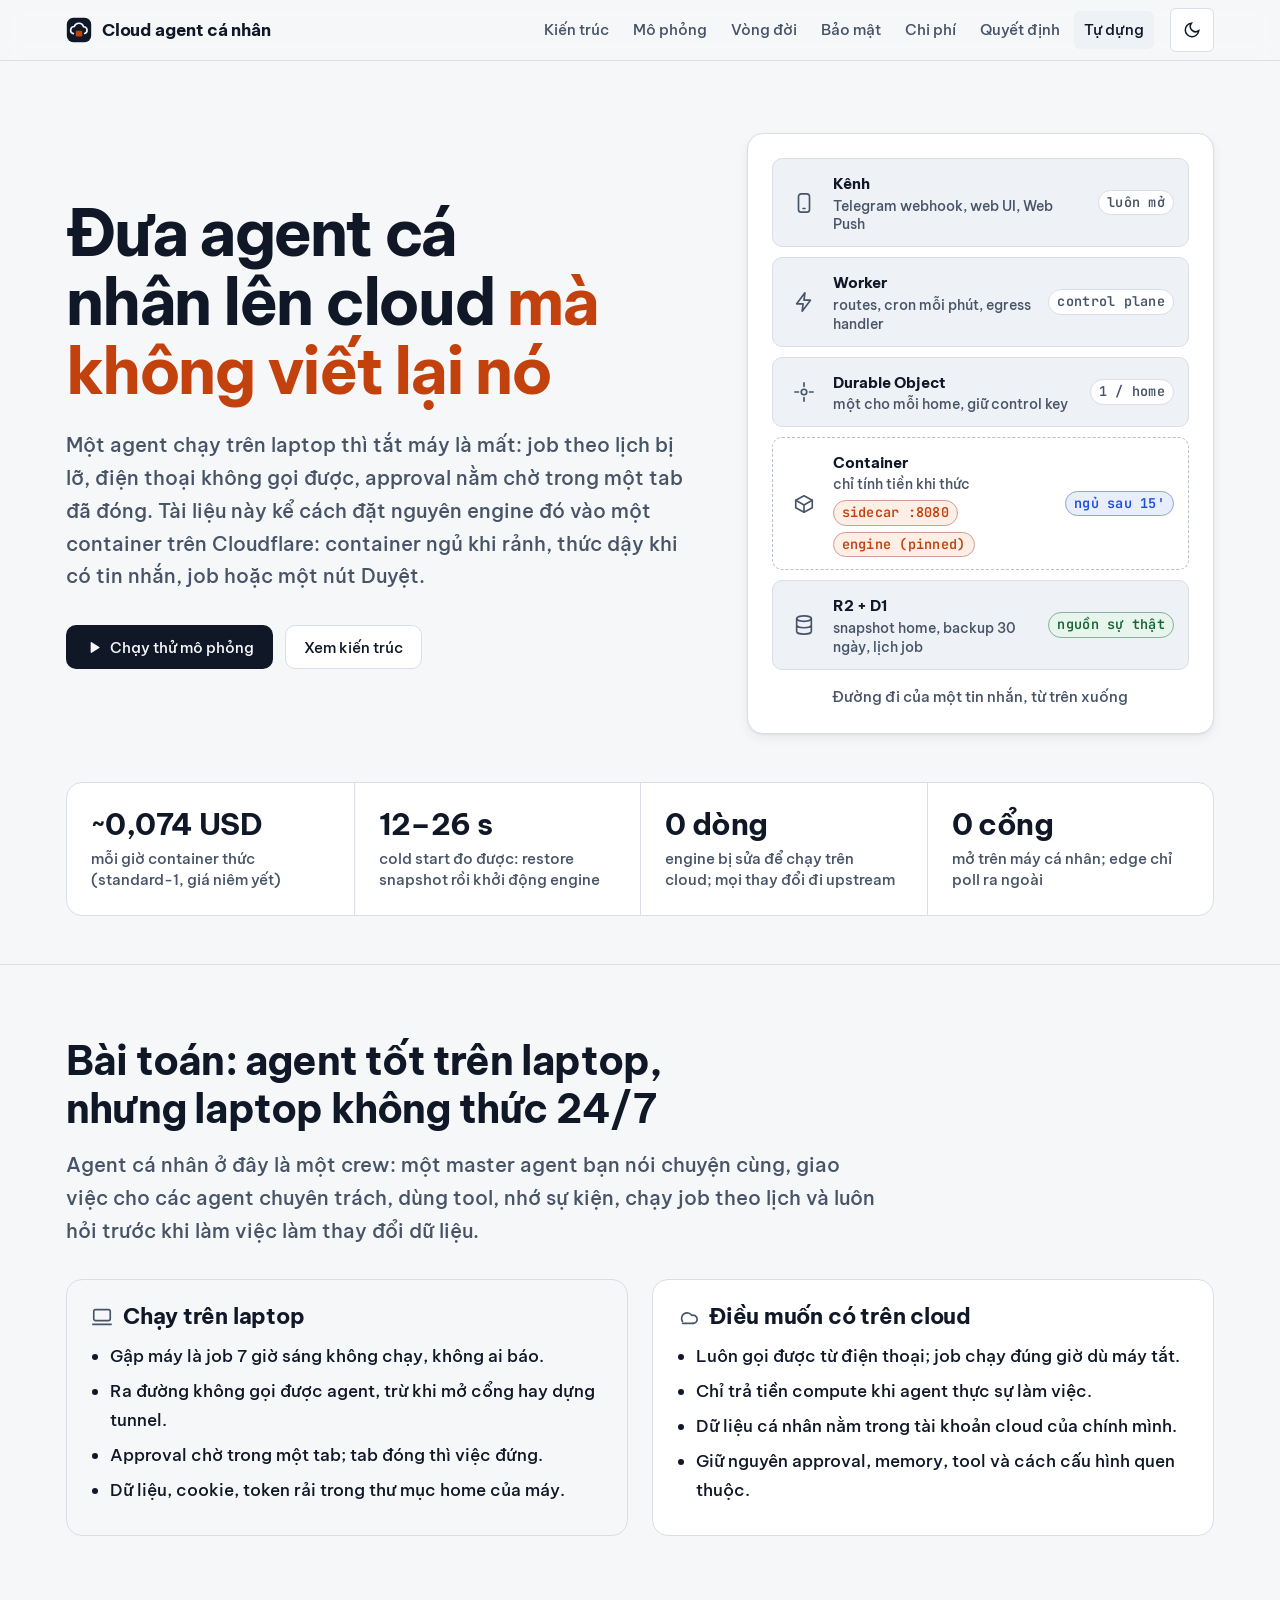
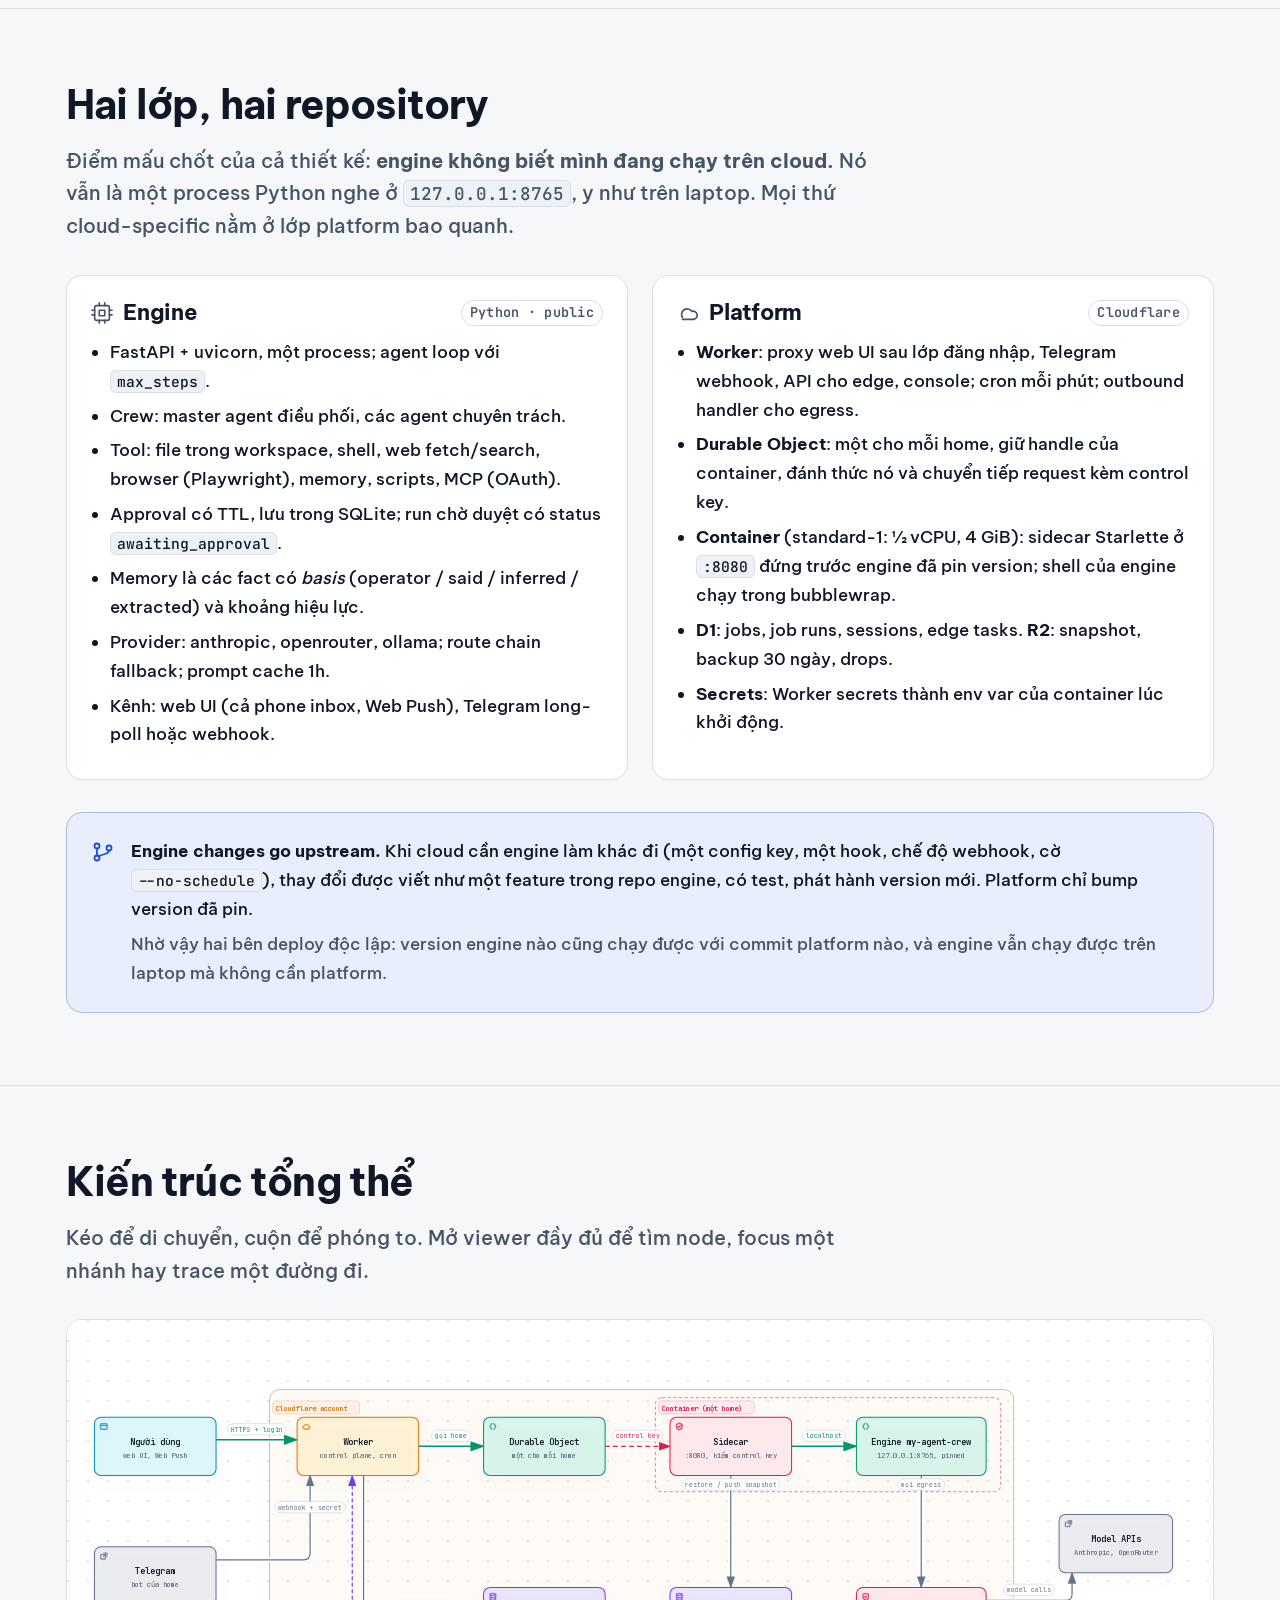
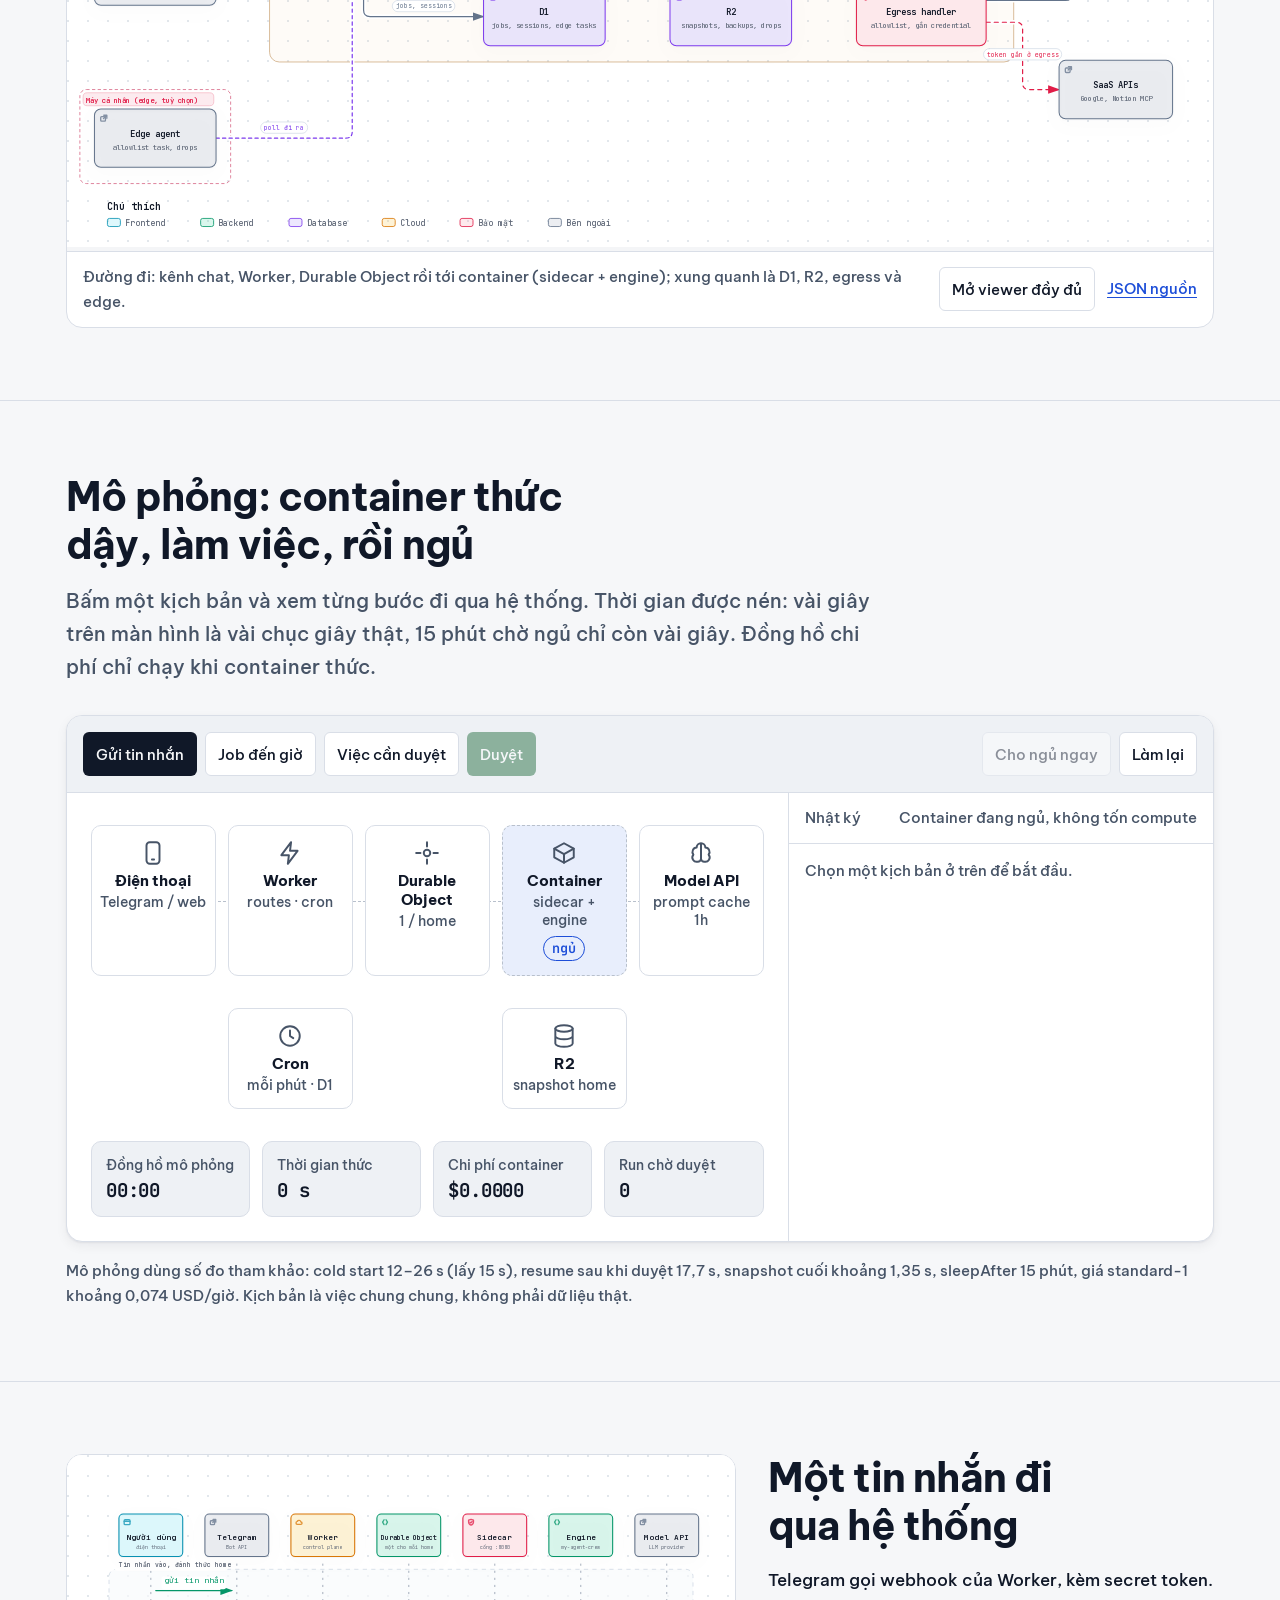
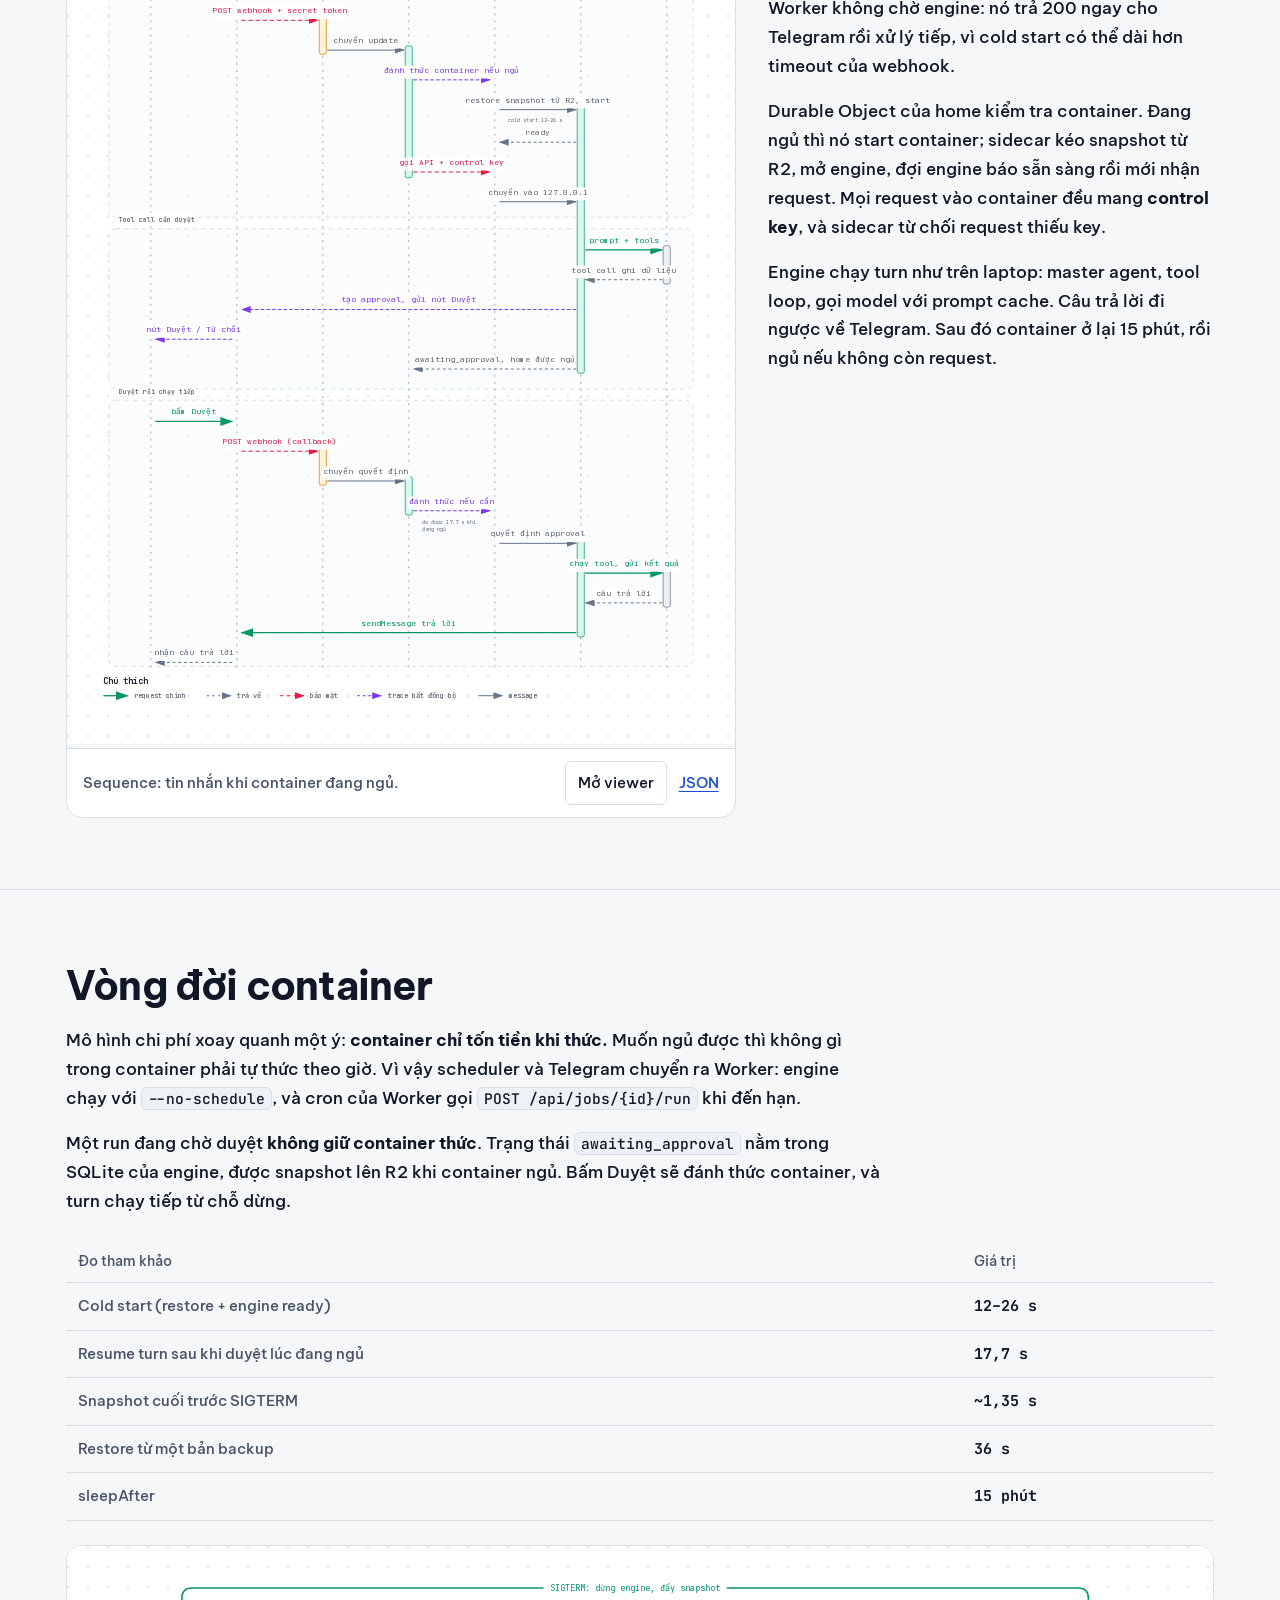
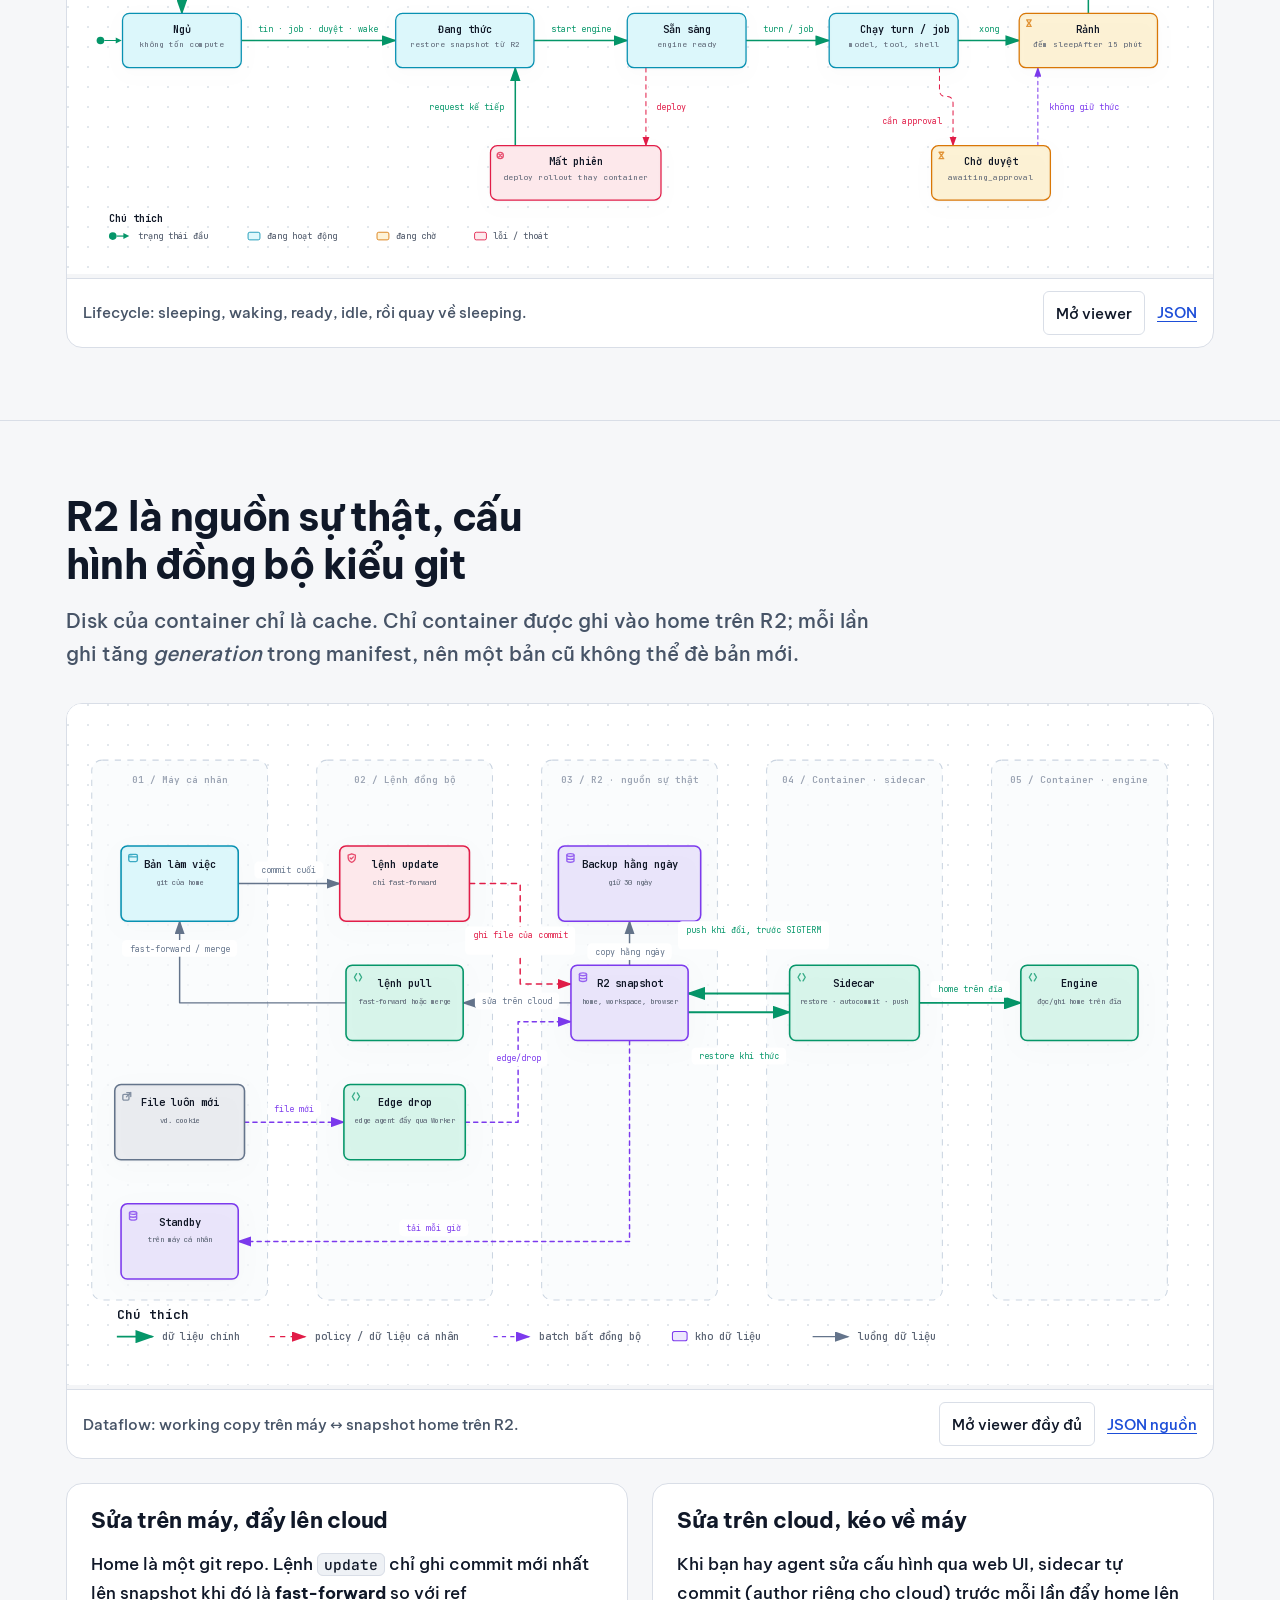
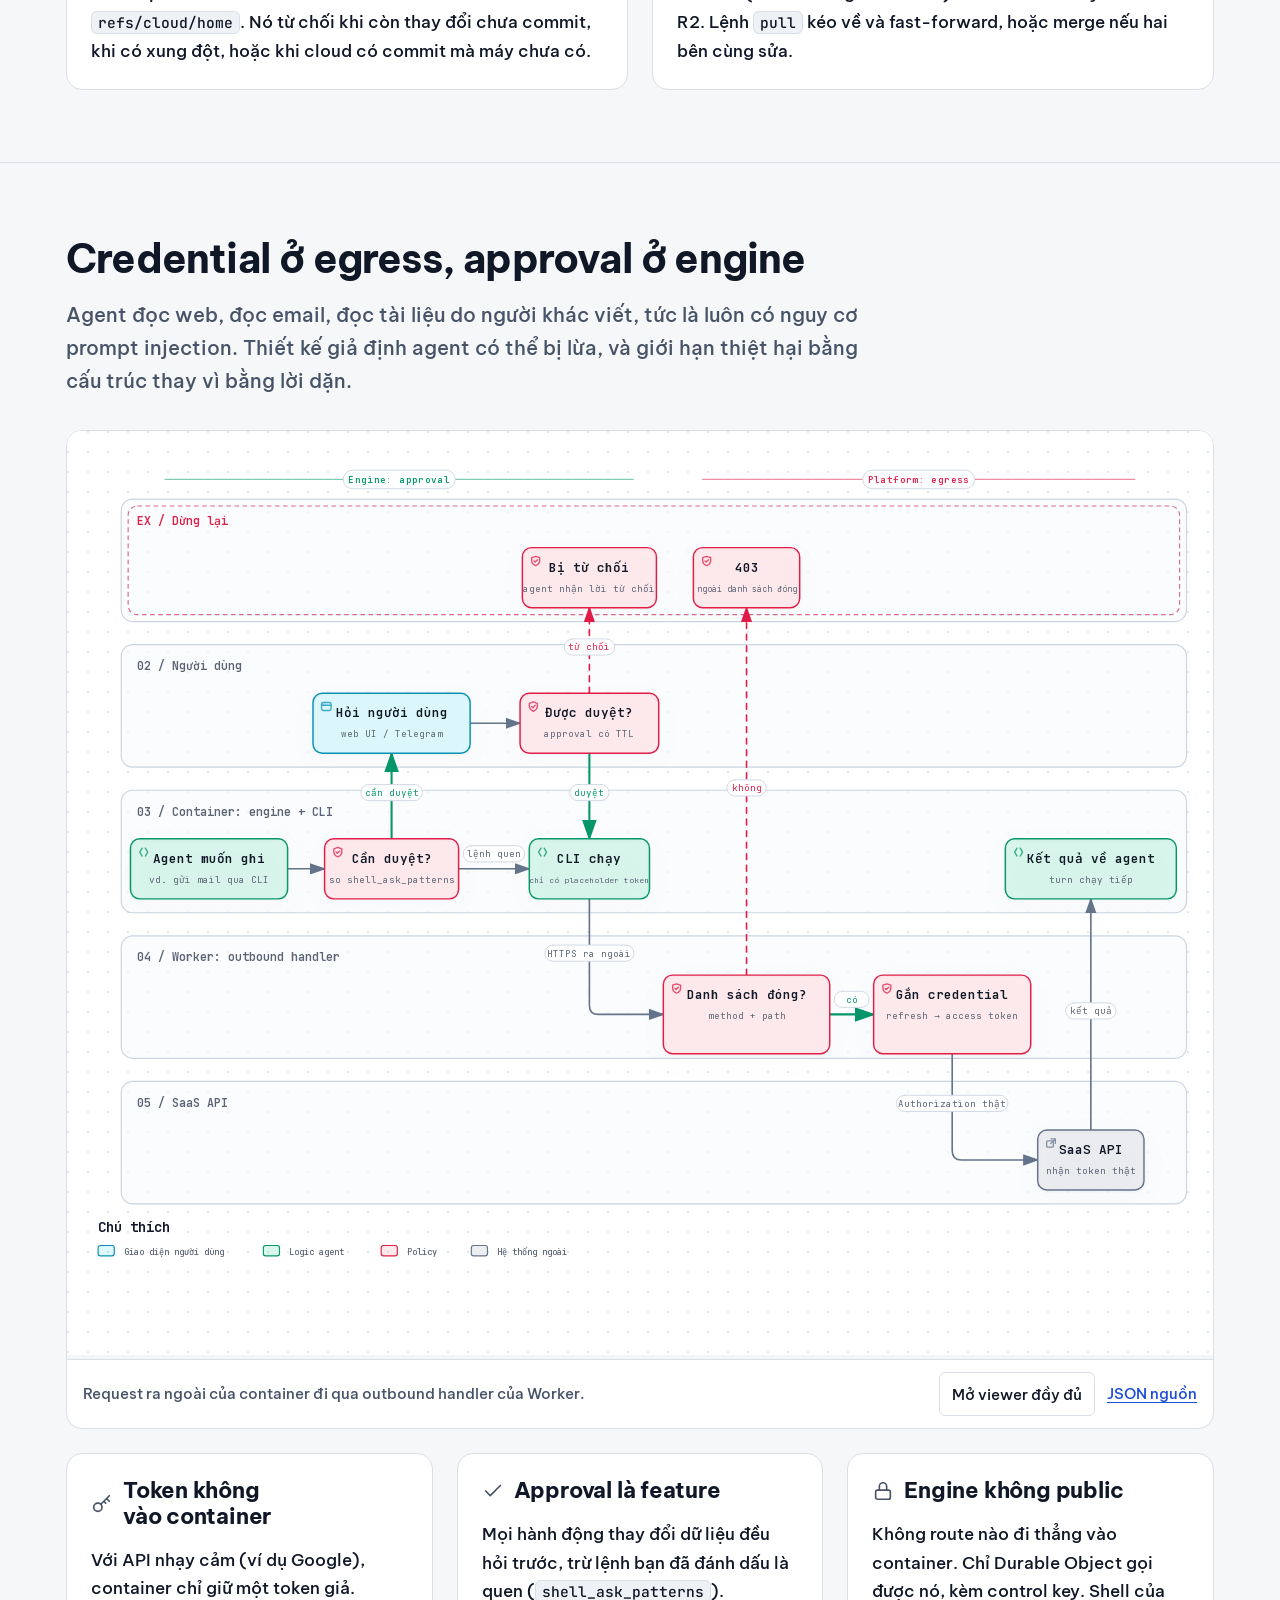
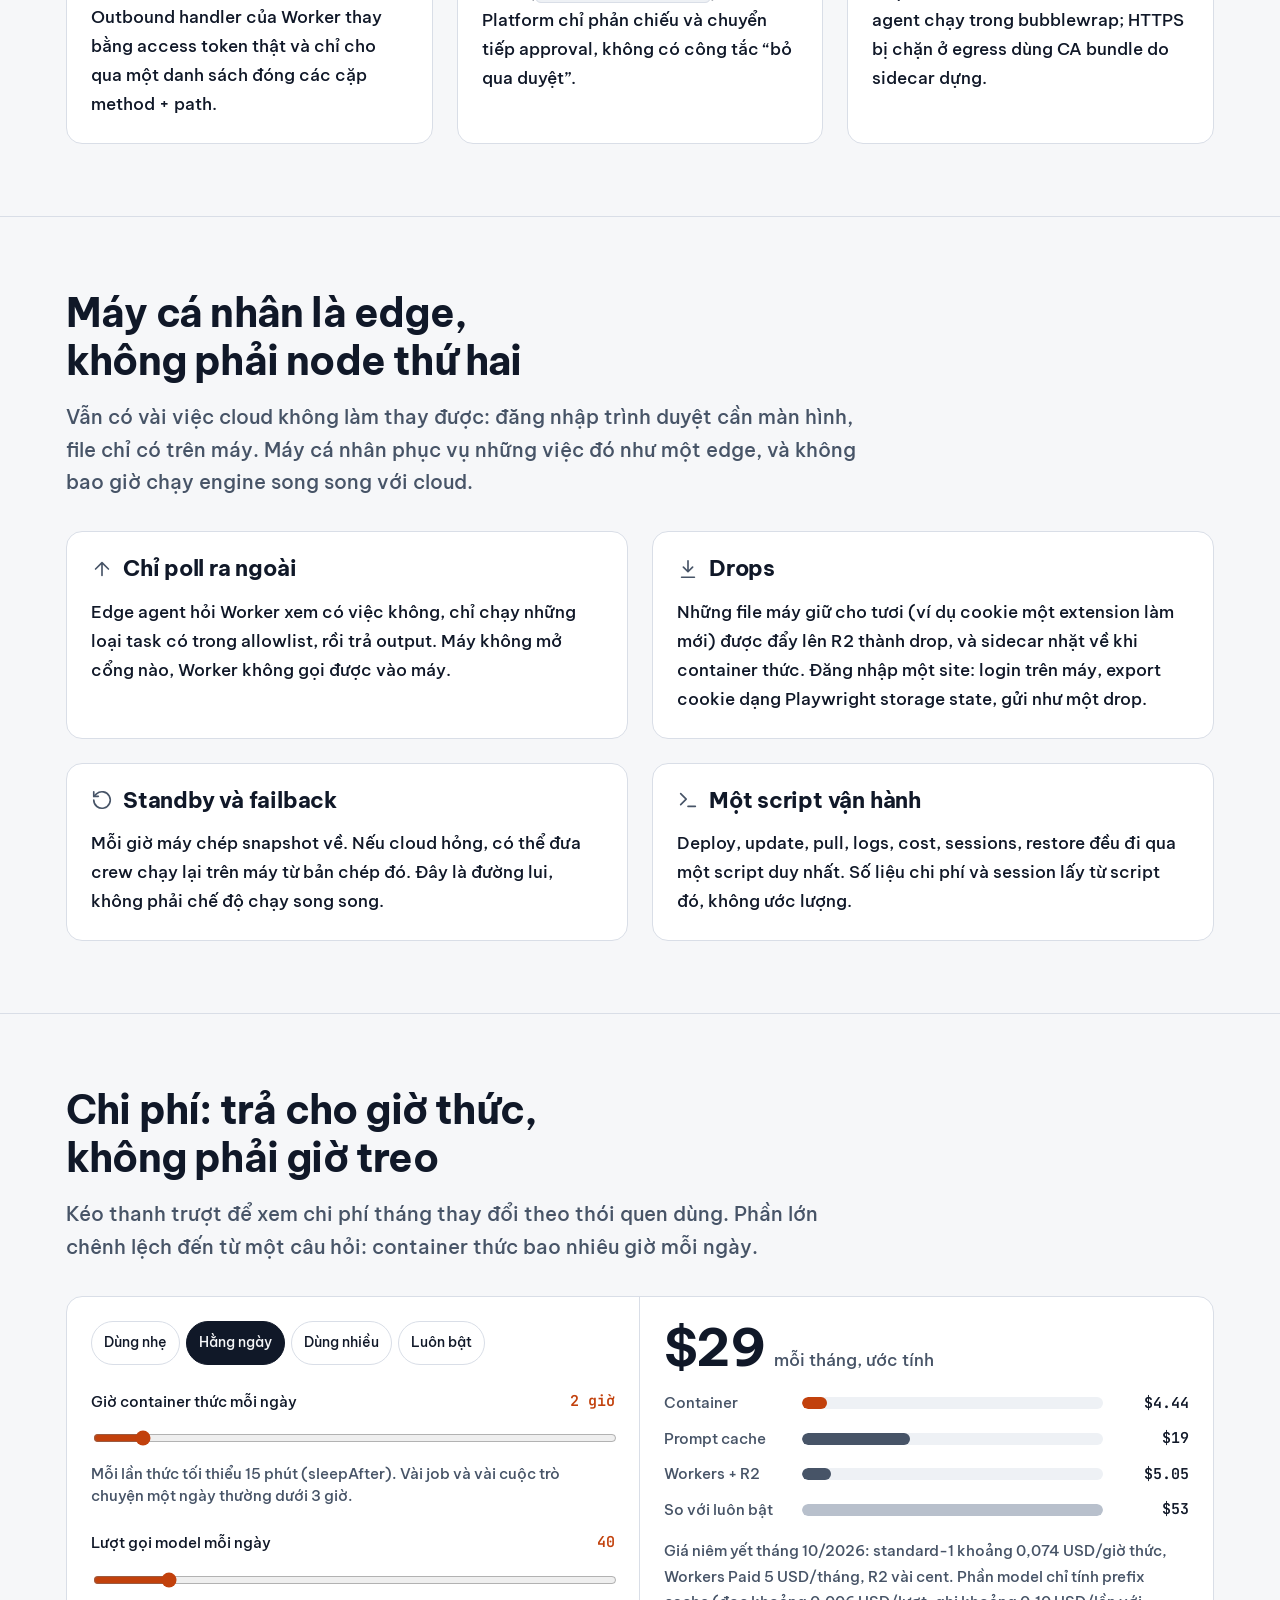
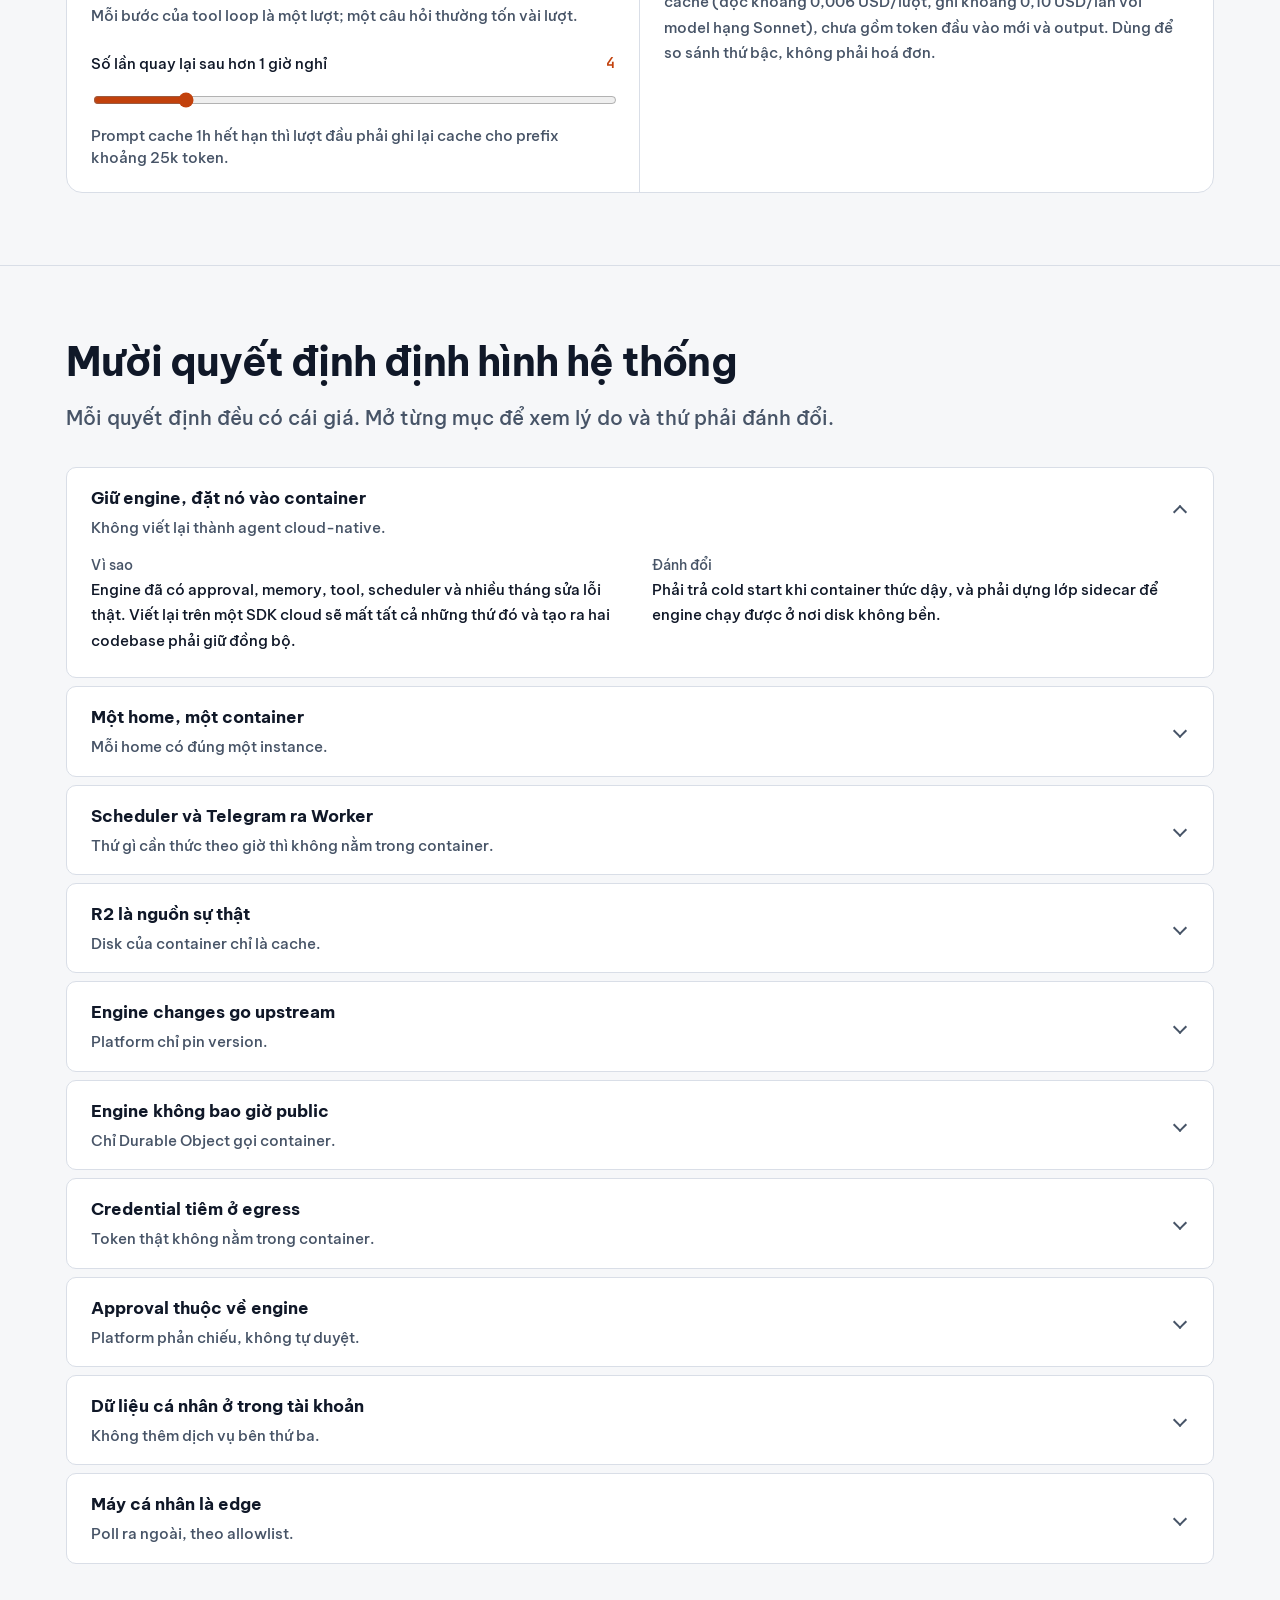
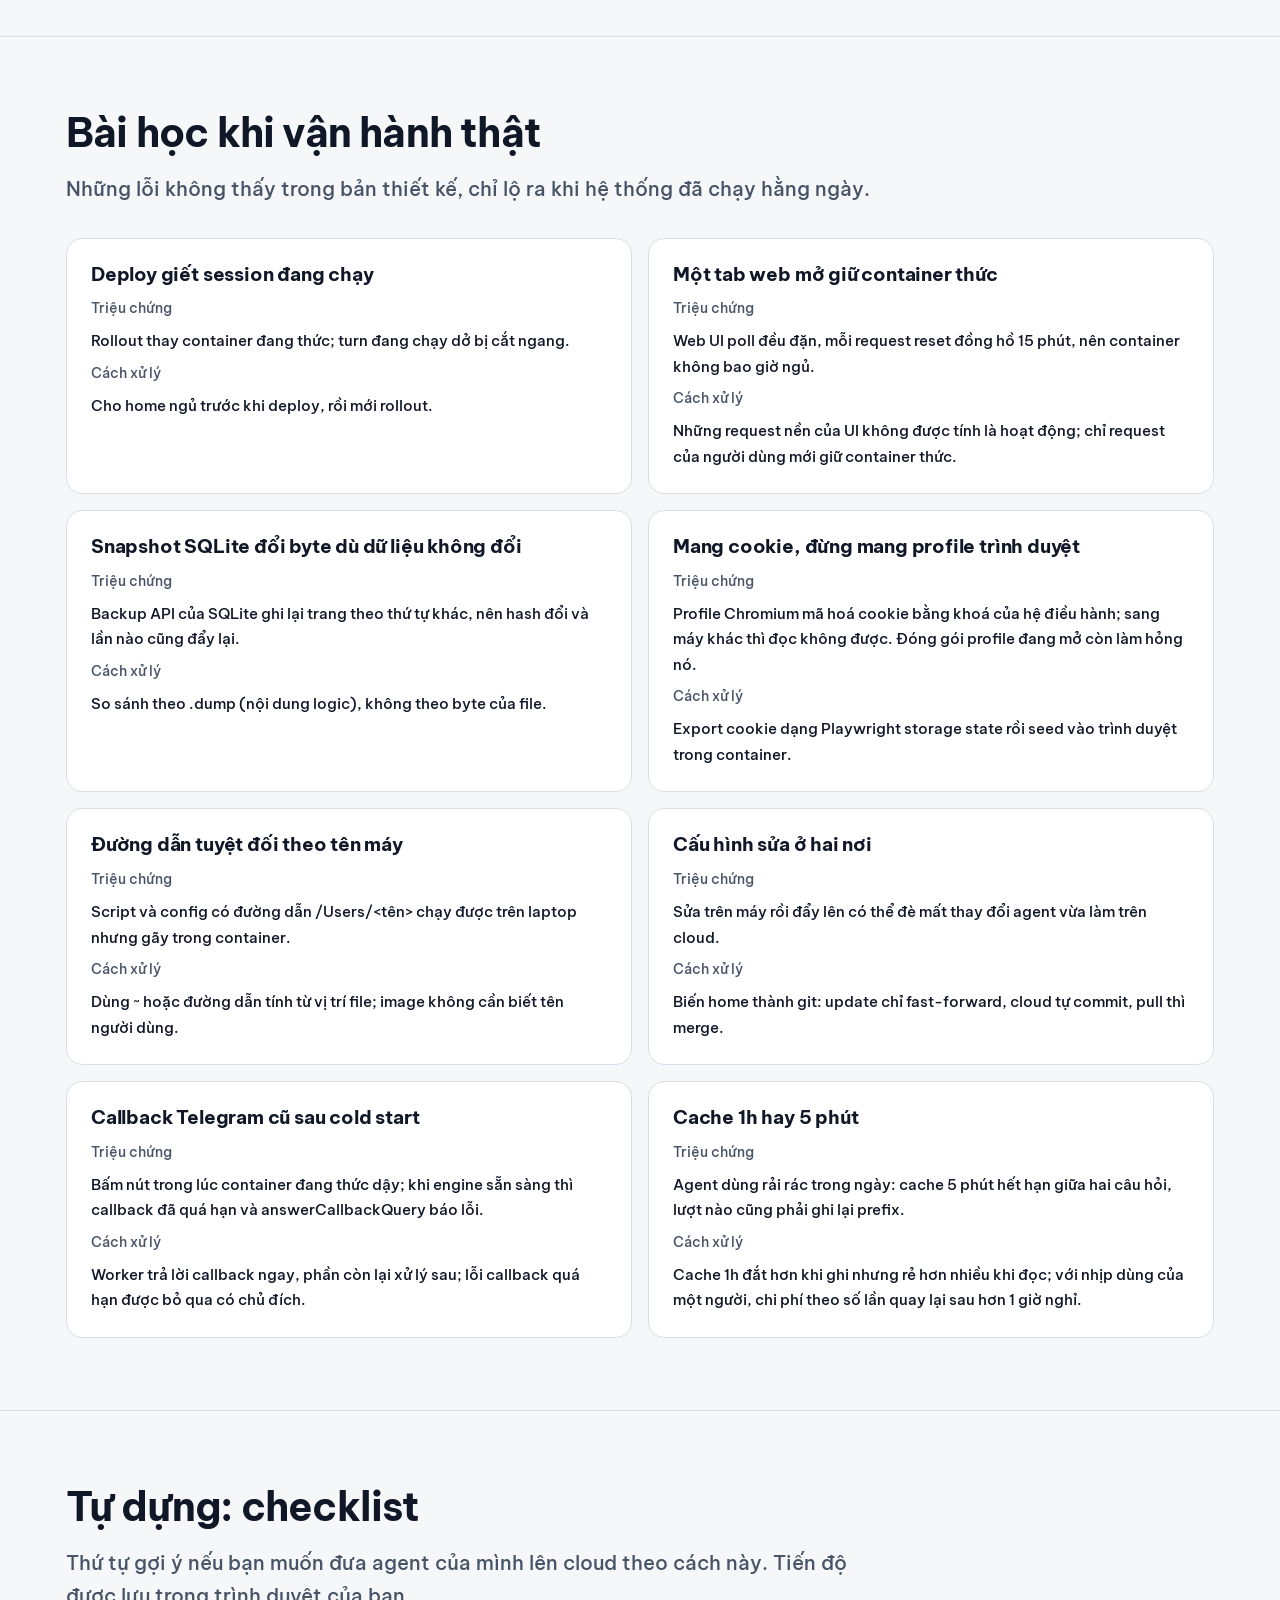
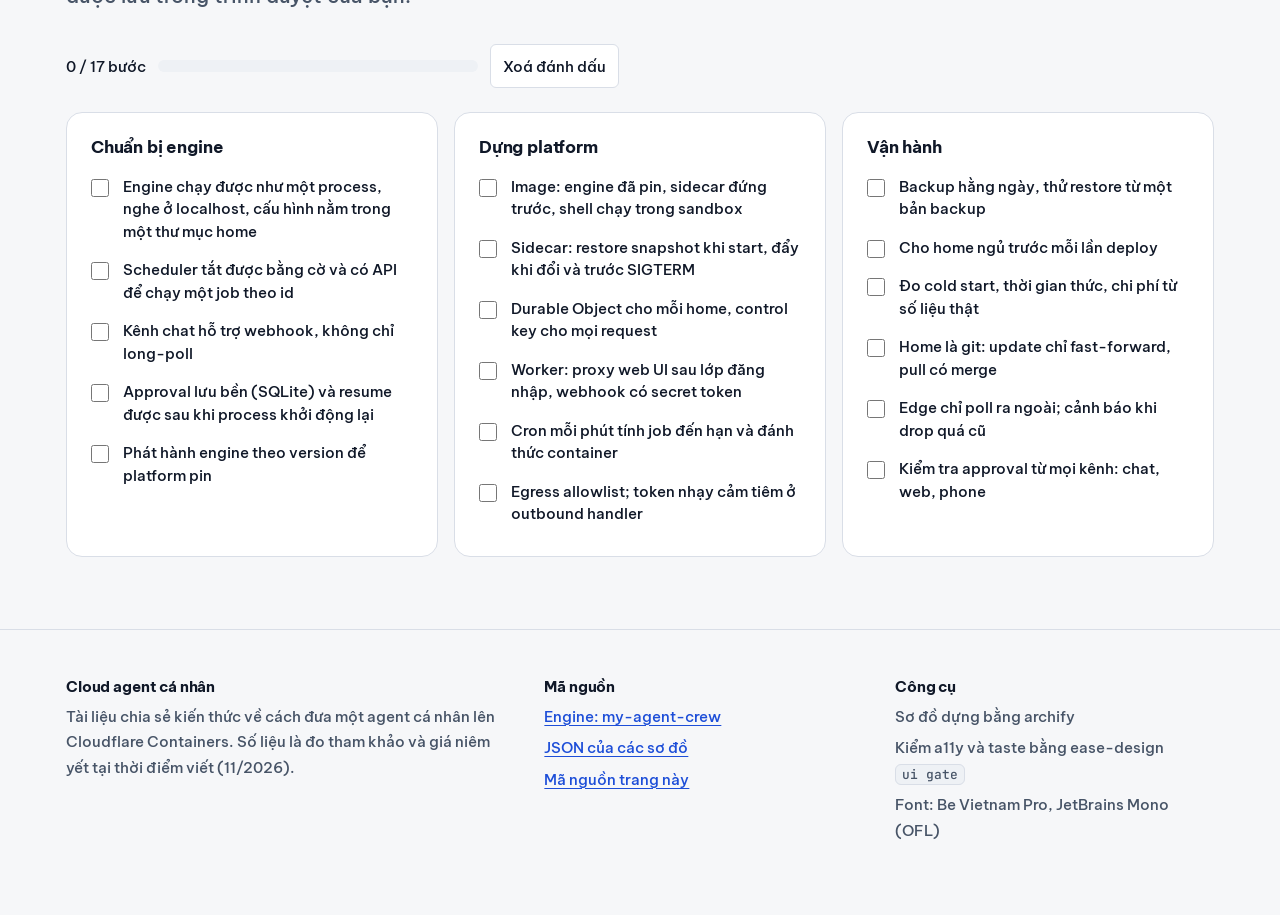
<file: index.html>
<!doctype html>
<html lang="vi">
<head>
<meta charset="utf-8">
<meta name="viewport" content="width=device-width, initial-scale=1">
<title>Cloud agent cá nhân</title>
<meta name="description" content="Cách đưa một agent cá nhân chạy trên laptop lên cloud mà không viết lại nó: một container cho mỗi home, ngủ khi rảnh, scheduler và Telegram ở Worker, R2 là nguồn sự thật, credential tiêm ở egress, approval giữ ở engine.">
<meta name="color-scheme" content="light dark">
<meta property="og:title" content="Cloud agent cá nhân">
<meta property="og:description" content="Kiến trúc, vòng đời, chi phí và bài học khi dựng cloud agent phục vụ cá nhân trên Cloudflare Containers.">
<meta property="og:type" content="article">
<link rel="icon" href="assets/favicon.svg" type="image/svg+xml">
<link rel="preload" href="assets/fonts/BeVietnamPro-Medium-VN.woff2" as="font" type="font/woff2" crossorigin>
<link rel="preload" href="assets/fonts/BeVietnamPro-Bold-VN.woff2" as="font" type="font/woff2" crossorigin>
<script>
  (function () {
    var t = null;
    try { t = localStorage.getItem("guide-theme"); } catch (e) {}
    if (!t) t = matchMedia("(prefers-color-scheme: dark)").matches ? "dark" : "light";
    document.documentElement.setAttribute("data-theme", t);
  })();
</script>
<link rel="stylesheet" href="assets/site.css">
</head>
<body>
<a class="skip" href="#main">Bỏ qua tới nội dung</a>
<div class="progress" aria-hidden="true"></div>

<header class="topbar">
  <div class="topbar-in">
    <a class="brand" href="#top" aria-label="Cloud agent cá nhân, về đầu trang">
      <svg class="brand-mark" viewBox="0 0 32 32" aria-hidden="true"><rect x="1" y="1" width="30" height="30" rx="8" fill="var(--ink)"/><path d="M9 20.5a4.5 4.5 0 0 1 1.2-8.84A6 6 0 0 1 21.6 12a4.2 4.2 0 0 1 1.4 8.2" fill="none" stroke="var(--bg)" stroke-width="2" stroke-linecap="round"/><rect x="12" y="17" width="8" height="7" rx="1.5" fill="var(--accent)"/></svg>
      <span>Cloud agent cá nhân</span>
    </a>
    <nav class="topnav" aria-label="Mục lục">
      <a href="#kien-truc">Kiến trúc</a>
      <a href="#mo-phong">Mô phỏng</a>
      <a href="#vong-doi">Vòng đời</a>
      <a href="#bao-mat">Bảo mật</a>
      <a href="#chi-phi">Chi phí</a>
      <a href="#quyet-dinh">Quyết định</a>
      <a href="#tu-dung">Tự dựng</a>
    </nav>
    <button class="icon-btn" id="theme" type="button" aria-label="Đổi giao diện sáng / tối">
      <svg class="theme-light-icon" viewBox="0 0 24 24" fill="none" stroke="currentColor" stroke-width="2" stroke-linecap="round" aria-hidden="true"><path d="M21 12.8A9 9 0 1 1 11.2 3a7 7 0 0 0 9.8 9.8z"/></svg>
      <svg class="theme-dark-icon" viewBox="0 0 24 24" fill="none" stroke="currentColor" stroke-width="2" stroke-linecap="round" aria-hidden="true"><circle cx="12" cy="12" r="4"/><path d="M12 2v2M12 20v2M4.9 4.9l1.4 1.4M17.7 17.7l1.4 1.4M2 12h2M20 12h2M4.9 19.1l1.4-1.4M17.7 6.3l1.4-1.4"/></svg>
    </button>
  </div>
</header>

<main id="main">

<!-- ================= HERO ================= -->
<section class="hero" id="top">
  <div class="wrap hero-grid">
    <div>
      <h1>Đưa agent cá nhân lên cloud <span class="hl">mà không viết lại nó</span></h1>
      <p class="lead">Một agent chạy trên laptop thì tắt máy là mất: job theo lịch bị lỡ, điện thoại không gọi được, approval nằm chờ trong một tab đã đóng. Tài liệu này kể cách đặt nguyên engine đó vào một container trên Cloudflare: container ngủ khi rảnh, thức dậy khi có tin nhắn, job hoặc một nút Duyệt.</p>
      <div class="cta">
        <a class="btn btn-primary" href="#mo-phong">
          <svg viewBox="0 0 24 24" fill="currentColor" aria-hidden="true"><path d="M8 5.5v13a1 1 0 0 0 1.5.86l10.6-6.5a1 1 0 0 0 0-1.72L9.5 4.64A1 1 0 0 0 8 5.5z"/></svg>
          Chạy thử mô phỏng
        </a>
        <a class="btn btn-ghost" href="#kien-truc">Xem kiến trúc</a>
      </div>
    </div>

    <div class="stack" role="img" aria-label="Bốn lớp một tin nhắn đi qua: kênh chat, Worker, Durable Object, rồi container chứa sidecar và engine; snapshot nằm ở R2.">
      <div class="stack-row">
        <svg viewBox="0 0 24 24" fill="none" stroke="currentColor" stroke-width="1.8" stroke-linecap="round" stroke-linejoin="round" aria-hidden="true"><rect x="6" y="2" width="12" height="20" rx="3"/><path d="M11 18h2"/></svg>
        <div><strong>Kênh</strong><small>Telegram webhook, web UI, Web Push</small></div>
        <span class="tag">luôn mở</span>
      </div>
      <div class="stack-row">
        <svg viewBox="0 0 24 24" fill="none" stroke="currentColor" stroke-width="1.8" stroke-linecap="round" stroke-linejoin="round" aria-hidden="true"><path d="M13 2 4 14h7l-1 8 9-12h-7z"/></svg>
        <div><strong>Worker</strong><small>routes, cron mỗi phút, egress handler</small></div>
        <span class="tag">control plane</span>
      </div>
      <div class="stack-row">
        <svg viewBox="0 0 24 24" fill="none" stroke="currentColor" stroke-width="1.8" stroke-linecap="round" stroke-linejoin="round" aria-hidden="true"><circle cx="12" cy="12" r="3"/><path d="M12 2v4M12 18v4M2 12h4M18 12h4"/></svg>
        <div><strong>Durable Object</strong><small>một cho mỗi home, giữ control key</small></div>
        <span class="tag">1 / home</span>
      </div>
      <div class="stack-row is-box">
        <svg viewBox="0 0 24 24" fill="none" stroke="currentColor" stroke-width="1.8" stroke-linecap="round" stroke-linejoin="round" aria-hidden="true"><path d="M21 8 12 3 3 8v8l9 5 9-5z"/><path d="m3 8 9 5 9-5M12 13v8"/></svg>
        <div><strong>Container</strong><small>chỉ tính tiền khi thức</small>
          <div class="stack-inner"><span class="tag tag-accent">sidecar :8080</span><span class="tag tag-accent">engine (pinned)</span></div>
        </div>
        <span class="tag tag-sleep">ngủ sau 15'</span>
      </div>
      <div class="stack-row">
        <svg viewBox="0 0 24 24" fill="none" stroke="currentColor" stroke-width="1.8" stroke-linecap="round" stroke-linejoin="round" aria-hidden="true"><ellipse cx="12" cy="5" rx="8" ry="3"/><path d="M4 5v14c0 1.7 3.6 3 8 3s8-1.3 8-3V5M4 12c0 1.7 3.6 3 8 3s8-1.3 8-3"/></svg>
        <div><strong>R2 + D1</strong><small>snapshot home, backup 30 ngày, lịch job</small></div>
        <span class="tag tag-ok">nguồn sự thật</span>
      </div>
      <p class="stack-caption">Đường đi của một tin nhắn, từ trên xuống</p>
    </div>
  </div>

  <div class="wrap">
    <div class="facts">
      <div class="fact"><b>~0,074 USD</b><span>mỗi giờ container thức (standard-1, giá niêm yết)</span></div>
      <div class="fact"><b>12–26 s</b><span>cold start đo được: restore snapshot rồi khởi động engine</span></div>
      <div class="fact"><b>0 dòng</b><span>engine bị sửa để chạy trên cloud; mọi thay đổi đi upstream</span></div>
      <div class="fact"><b>0 cổng</b><span>mở trên máy cá nhân; edge chỉ poll ra ngoài</span></div>
    </div>
  </div>
</section>

<!-- ================= PROBLEM ================= -->
<section class="section" id="van-de">
  <div class="wrap">
    <div class="section-head">
      <h2>Bài toán: agent tốt trên laptop, nhưng laptop không thức 24/7</h2>
      <p class="lead">Agent cá nhân ở đây là một crew: một master agent bạn nói chuyện cùng, giao việc cho các agent chuyên trách, dùng tool, nhớ sự kiện, chạy job theo lịch và luôn hỏi trước khi làm việc làm thay đổi dữ liệu.</p>
    </div>
    <div class="cols">
      <div class="panel panel-quiet">
        <h3>
          <svg viewBox="0 0 24 24" fill="none" stroke="currentColor" stroke-width="1.8" stroke-linecap="round" stroke-linejoin="round" aria-hidden="true"><rect x="3" y="4" width="18" height="12" rx="2"/><path d="M2 20h20"/></svg>
          Chạy trên laptop
        </h3>
        <ul>
          <li>Gập máy là job 7 giờ sáng không chạy, không ai báo.</li>
          <li>Ra đường không gọi được agent, trừ khi mở cổng hay dựng tunnel.</li>
          <li>Approval chờ trong một tab; tab đóng thì việc đứng.</li>
          <li>Dữ liệu, cookie, token rải trong thư mục home của máy.</li>
        </ul>
      </div>
      <div class="panel">
        <h3>
          <svg viewBox="0 0 24 24" fill="none" stroke="currentColor" stroke-width="1.8" stroke-linecap="round" stroke-linejoin="round" aria-hidden="true"><path d="M17.5 19a4.5 4.5 0 1 0-1.4-8.78A6 6 0 1 0 6 16.9"/><path d="M6 19h11.5"/></svg>
          Điều muốn có trên cloud
        </h3>
        <ul>
          <li>Luôn gọi được từ điện thoại; job chạy đúng giờ dù máy tắt.</li>
          <li>Chỉ trả tiền compute khi agent thực sự làm việc.</li>
          <li>Dữ liệu cá nhân nằm trong tài khoản cloud của chính mình.</li>
          <li>Giữ nguyên approval, memory, tool và cách cấu hình quen thuộc.</li>
        </ul>
      </div>
    </div>
  </div>
</section>

<!-- ================= TWO LAYERS ================= -->
<section class="section" id="hai-lop">
  <div class="wrap">
    <div class="section-head">
      <h2>Hai lớp, hai repository</h2>
      <p class="lead">Điểm mấu chốt của cả thiết kế: <strong>engine không biết mình đang chạy trên cloud.</strong> Nó vẫn là một process Python nghe ở <code>127.0.0.1:8765</code>, y như trên laptop. Mọi thứ cloud-specific nằm ở lớp platform bao quanh.</p>
    </div>
    <div class="cols">
      <div class="panel">
        <h3>
          <svg viewBox="0 0 24 24" fill="none" stroke="currentColor" stroke-width="1.8" stroke-linecap="round" stroke-linejoin="round" aria-hidden="true"><rect x="4" y="4" width="16" height="16" rx="2"/><path d="M9 9h6v6H9zM9 1v3M15 1v3M9 20v3M15 20v3M20 9h3M20 14h3M1 9h3M1 14h3"/></svg>
          Engine
          <span class="tag">Python · public</span>
        </h3>
        <ul>
          <li>FastAPI + uvicorn, một process; agent loop với <code>max_steps</code>.</li>
          <li>Crew: master agent điều phối, các agent chuyên trách.</li>
          <li>Tool: file trong workspace, shell, web fetch/search, browser (Playwright), memory, scripts, MCP (OAuth).</li>
          <li>Approval có TTL, lưu trong SQLite; run chờ duyệt có status <code>awaiting_approval</code>.</li>
          <li>Memory là các fact có <em>basis</em> (operator / said / inferred / extracted) và khoảng hiệu lực.</li>
          <li>Provider: anthropic, openrouter, ollama; route chain fallback; prompt cache 1h.</li>
          <li>Kênh: web UI (cả phone inbox, Web Push), Telegram long-poll hoặc webhook.</li>
        </ul>
      </div>
      <div class="panel">
        <h3>
          <svg viewBox="0 0 24 24" fill="none" stroke="currentColor" stroke-width="1.8" stroke-linecap="round" stroke-linejoin="round" aria-hidden="true"><path d="M17.5 19a4.5 4.5 0 1 0-1.4-8.78A6 6 0 1 0 6 16.9"/><path d="M6 19h11.5"/></svg>
          Platform
          <span class="tag">Cloudflare</span>
        </h3>
        <ul>
          <li><strong>Worker</strong>: proxy web UI sau lớp đăng nhập, Telegram webhook, API cho edge, console; cron mỗi phút; outbound handler cho egress.</li>
          <li><strong>Durable Object</strong>: một cho mỗi home, giữ handle của container, đánh thức nó và chuyển tiếp request kèm control key.</li>
          <li><strong>Container</strong> (standard-1: ½ vCPU, 4 GiB): sidecar Starlette ở <code>:8080</code> đứng trước engine đã pin version; shell của engine chạy trong bubblewrap.</li>
          <li><strong>D1</strong>: jobs, job runs, sessions, edge tasks. <strong>R2</strong>: snapshot, backup 30 ngày, drops.</li>
          <li><strong>Secrets</strong>: Worker secrets thành env var của container lúc khởi động.</li>
        </ul>
      </div>
    </div>
    <div class="rule">
      <svg viewBox="0 0 24 24" fill="none" stroke="currentColor" stroke-width="1.8" stroke-linecap="round" stroke-linejoin="round" aria-hidden="true"><circle cx="6" cy="6" r="2.5"/><circle cx="6" cy="18" r="2.5"/><circle cx="18" cy="8" r="2.5"/><path d="M6 8.5v7M18 10.5c0 4-6 3-10.5 6"/></svg>
      <div>
        <p><strong>Engine changes go upstream.</strong> Khi cloud cần engine làm khác đi (một config key, một hook, chế độ webhook, cờ <code>--no-schedule</code>), thay đổi được viết như một feature trong repo engine, có test, phát hành version mới. Platform chỉ bump version đã pin.</p>
        <p class="muted">Nhờ vậy hai bên deploy độc lập: version engine nào cũng chạy được với commit platform nào, và engine vẫn chạy được trên laptop mà không cần platform.</p>
      </div>
    </div>
  </div>
</section>

<!-- ================= ARCHITECTURE ================= -->
<section class="section" id="kien-truc">
  <div class="wrap">
    <div class="section-head">
      <h2>Kiến trúc tổng thể</h2>
      <p class="lead">Kéo để di chuyển, cuộn để phóng to. Mở viewer đầy đủ để tìm node, focus một nhánh hay trace một đường đi.</p>
    </div>
    <figure class="diagram reveal" data-diagram="overview">
      <div class="diagram-frame" style="--ar: 1394 / 630"><iframe title="Sơ đồ kiến trúc tổng thể" loading="lazy"></iframe></div>
      <figcaption>
        <span class="grow">Đường đi: kênh chat, Worker, Durable Object rồi tới container (sidecar + engine); xung quanh là D1, R2, egress và edge.</span>
        <button class="btn btn-ghost btn-sm" type="button" data-open>Mở viewer đầy đủ</button>
        <a class="small" href="diagrams/src/overview.json">JSON nguồn</a>
      </figcaption>
    </figure>
  </div>
</section>

<!-- ================= SIMULATOR ================= -->
<section class="section" id="mo-phong">
  <div class="wrap">
    <div class="section-head">
      <h2>Mô phỏng: container thức dậy, làm việc, rồi ngủ</h2>
      <p class="lead">Bấm một kịch bản và xem từng bước đi qua hệ thống. Thời gian được nén: vài giây trên màn hình là vài chục giây thật, 15 phút chờ ngủ chỉ còn vài giây. Đồng hồ chi phí chỉ chạy khi container thức.</p>
    </div>

    <div class="sim" id="sim">
      <div class="sim-controls" role="group" aria-label="Kịch bản mô phỏng">
        <button class="btn btn-primary btn-sm" type="button" data-scenario="message">Gửi tin nhắn</button>
        <button class="btn btn-ghost btn-sm" type="button" data-scenario="job">Job đến giờ</button>
        <button class="btn btn-ghost btn-sm" type="button" data-scenario="approval">Việc cần duyệt</button>
        <button class="btn btn-approve btn-sm" type="button" id="sim-approve" disabled>Duyệt</button>
        <span class="spacer"></span>
        <button class="btn btn-ghost btn-sm" type="button" id="sim-sleep">Cho ngủ ngay</button>
        <button class="btn btn-ghost btn-sm" type="button" id="sim-reset">Làm lại</button>
      </div>
      <div class="sim-body">
        <div class="sim-stage" id="sim-stage">
          <div class="lane">
            <div class="st" id="st-user">
              <svg viewBox="0 0 24 24" fill="none" stroke="currentColor" stroke-width="1.8" stroke-linecap="round" stroke-linejoin="round" aria-hidden="true"><rect x="6" y="2" width="12" height="20" rx="3"/><path d="M11 18h2"/></svg>
              <div><strong>Điện thoại</strong><small>Telegram / web</small></div>
            </div>
            <div class="st" id="st-worker">
              <svg viewBox="0 0 24 24" fill="none" stroke="currentColor" stroke-width="1.8" stroke-linecap="round" stroke-linejoin="round" aria-hidden="true"><path d="M13 2 4 14h7l-1 8 9-12h-7z"/></svg>
              <div><strong>Worker</strong><small>routes · cron</small></div>
            </div>
            <div class="st" id="st-do">
              <svg viewBox="0 0 24 24" fill="none" stroke="currentColor" stroke-width="1.8" stroke-linecap="round" stroke-linejoin="round" aria-hidden="true"><circle cx="12" cy="12" r="3"/><path d="M12 2v4M12 18v4M2 12h4M18 12h4"/></svg>
              <div><strong>Durable Object</strong><small>1 / home</small></div>
            </div>
            <div class="st st-box" id="st-box" data-state="sleeping">
              <svg viewBox="0 0 24 24" fill="none" stroke="currentColor" stroke-width="1.8" stroke-linecap="round" stroke-linejoin="round" aria-hidden="true"><path d="M21 8 12 3 3 8v8l9 5 9-5z"/><path d="m3 8 9 5 9-5M12 13v8"/></svg>
              <div><strong>Container</strong><small>sidecar + engine</small></div>
              <span class="st-state" id="st-state">ngủ</span>
            </div>
            <div class="st" id="st-model">
              <svg viewBox="0 0 24 24" fill="none" stroke="currentColor" stroke-width="1.8" stroke-linecap="round" stroke-linejoin="round" aria-hidden="true"><path d="M12 3a4 4 0 0 0-4 4 4 4 0 0 0-3 6.5A4 4 0 0 0 9 20h0a3 3 0 0 0 3-3V3zM12 3a4 4 0 0 1 4 4 4 4 0 0 1 3 6.5A4 4 0 0 1 15 20h0a3 3 0 0 1-3-3"/></svg>
              <div><strong>Model API</strong><small>prompt cache 1h</small></div>
            </div>
          </div>
          <div class="lane-under">
            <div class="st st-cron" id="st-cron">
              <svg viewBox="0 0 24 24" fill="none" stroke="currentColor" stroke-width="1.8" stroke-linecap="round" stroke-linejoin="round" aria-hidden="true"><circle cx="12" cy="12" r="9"/><path d="M12 7v5l3 2"/></svg>
              <div><strong>Cron</strong><small>mỗi phút · D1</small></div>
            </div>
            <div class="st" id="st-r2">
              <svg viewBox="0 0 24 24" fill="none" stroke="currentColor" stroke-width="1.8" stroke-linecap="round" stroke-linejoin="round" aria-hidden="true"><ellipse cx="12" cy="5" rx="8" ry="3"/><path d="M4 5v14c0 1.7 3.6 3 8 3s8-1.3 8-3V5M4 12c0 1.7 3.6 3 8 3s8-1.3 8-3"/></svg>
              <div><strong>R2</strong><small>snapshot home</small></div>
            </div>
          </div>
          <div class="packet" id="packet" aria-hidden="true"></div>
          <div class="packet-label" id="packet-label" aria-hidden="true"></div>

          <div class="sim-meta">
            <div class="meter"><span>Đồng hồ mô phỏng</span><b id="m-clock">00:00</b></div>
            <div class="meter"><span>Thời gian thức</span><b id="m-awake">0 s</b></div>
            <div class="meter"><span>Chi phí container</span><b id="m-cost">$0.0000</b></div>
            <div class="meter"><span>Run chờ duyệt</span><b id="m-wait">0</b></div>
          </div>
          <div class="idle" id="idle" hidden>
            <div class="idle-top"><span>Không có request mới · ngủ sau</span><span id="idle-left">15:00</span></div>
            <div class="idle-bar"><i id="idle-bar"></i></div>
          </div>
        </div>
        <div class="sim-log-wrap">
          <div class="sim-log-head"><span>Nhật ký</span><span id="sim-status">Container đang ngủ, không tốn compute</span></div>
          <ol class="sim-log" id="sim-log" aria-live="polite">
            <li class="empty">Chọn một kịch bản ở trên để bắt đầu.</li>
          </ol>
        </div>
      </div>
    </div>
    <p class="sim-note">Mô phỏng dùng số đo tham khảo: cold start 12–26 s (lấy 15 s), resume sau khi duyệt 17,7 s, snapshot cuối khoảng 1,35 s, sleepAfter 15 phút, giá standard-1 khoảng 0,074 USD/giờ. Kịch bản là việc chung chung, không phải dữ liệu thật.</p>
  </div>
</section>

<!-- ================= MESSAGE ================= -->
<section class="section" id="tin-nhan">
  <div class="wrap split">
    <figure class="diagram reveal" data-diagram="message">
      <div class="diagram-frame" style="--ar: 920 / 1232"><iframe title="Sơ đồ tuần tự: một tin nhắn đi qua hệ thống" loading="lazy"></iframe></div>
      <figcaption>
        <span class="grow">Sequence: tin nhắn khi container đang ngủ.</span>
        <button class="btn btn-ghost btn-sm" type="button" data-open>Mở viewer</button>
        <a class="small" href="diagrams/src/message.json">JSON</a>
      </figcaption>
    </figure>
    <div class="prose">
      <h2>Một tin nhắn đi qua hệ thống</h2>
      <p>Telegram gọi webhook của Worker, kèm secret token. Worker không chờ engine: nó trả 200 ngay cho Telegram rồi xử lý tiếp, vì cold start có thể dài hơn timeout của webhook.</p>
      <p>Durable Object của home kiểm tra container. Đang ngủ thì nó start container; sidecar kéo snapshot từ R2, mở engine, đợi engine báo sẵn sàng rồi mới nhận request. Mọi request vào container đều mang <strong>control key</strong>, và sidecar từ chối request thiếu key.</p>
      <p>Engine chạy turn như trên laptop: master agent, tool loop, gọi model với prompt cache. Câu trả lời đi ngược về Telegram. Sau đó container ở lại 15 phút, rồi ngủ nếu không còn request.</p>
    </div>
  </div>
</section>

<!-- ================= LIFECYCLE ================= -->
<section class="section" id="vong-doi">
  <div class="wrap">
    <div class="prose">
      <h2>Vòng đời container</h2>
      <p>Mô hình chi phí xoay quanh một ý: <strong>container chỉ tốn tiền khi thức.</strong> Muốn ngủ được thì không gì trong container phải tự thức theo giờ. Vì vậy scheduler và Telegram chuyển ra Worker: engine chạy với <code>--no-schedule</code>, và cron của Worker gọi <code>POST /api/jobs/{id}/run</code> khi đến hạn.</p>
      <p>Một run đang chờ duyệt <strong>không giữ container thức</strong>. Trạng thái <code>awaiting_approval</code> nằm trong SQLite của engine, được snapshot lên R2 khi container ngủ. Bấm Duyệt sẽ đánh thức container, và turn chạy tiếp từ chỗ dừng.</p>
      <table class="nums">
        <thead><tr><th>Đo tham khảo</th><th>Giá trị</th></tr></thead>
        <tbody>
          <tr><td>Cold start (restore + engine ready)</td><td><b>12–26 s</b></td></tr>
          <tr><td>Resume turn sau khi duyệt lúc đang ngủ</td><td><b>17,7 s</b></td></tr>
          <tr><td>Snapshot cuối trước SIGTERM</td><td><b>~1,35 s</b></td></tr>
          <tr><td>Restore từ một bản backup</td><td><b>36 s</b></td></tr>
          <tr><td>sleepAfter</td><td><b>15 phút</b></td></tr>
        </tbody>
      </table>
    </div>
    <figure class="diagram reveal" data-diagram="lifecycle" style="margin-top: var(--s5)">
      <div class="diagram-frame" style="--ar: 1332 / 368"><iframe title="Sơ đồ vòng đời container" loading="lazy"></iframe></div>
      <figcaption>
        <span class="grow">Lifecycle: sleeping, waking, ready, idle, rồi quay về sleeping.</span>
        <button class="btn btn-ghost btn-sm" type="button" data-open>Mở viewer</button>
        <a class="small" href="diagrams/src/lifecycle.json">JSON</a>
      </figcaption>
    </figure>
  </div>
</section>

<!-- ================= SYNC ================= -->
<section class="section" id="dong-bo">
  <div class="wrap">
    <div class="section-head">
      <h2>R2 là nguồn sự thật, cấu hình đồng bộ kiểu git</h2>
      <p class="lead">Disk của container chỉ là cache. Chỉ container được ghi vào home trên R2; mỗi lần ghi tăng <em>generation</em> trong manifest, nên một bản cũ không thể đè bản mới.</p>
    </div>
    <figure class="diagram reveal" data-diagram="sync">
      <div class="diagram-frame" style="--ar: 1080 / 636"><iframe title="Sơ đồ đồng bộ cấu hình giữa máy cá nhân và cloud" loading="lazy"></iframe></div>
      <figcaption>
        <span class="grow">Dataflow: working copy trên máy ↔ snapshot home trên R2.</span>
        <button class="btn btn-ghost btn-sm" type="button" data-open>Mở viewer đầy đủ</button>
        <a class="small" href="diagrams/src/sync.json">JSON nguồn</a>
      </figcaption>
    </figure>
    <div class="cols" style="margin-top: var(--s5)">
      <div class="panel">
        <h3>Sửa trên máy, đẩy lên cloud</h3>
        <p>Home là một git repo. Lệnh <code>update</code> chỉ ghi commit mới nhất lên snapshot khi đó là <strong>fast-forward</strong> so với ref <code>refs/cloud/home</code>. Nó từ chối khi còn thay đổi chưa commit, khi có xung đột, hoặc khi cloud có commit mà máy chưa có.</p>
      </div>
      <div class="panel">
        <h3>Sửa trên cloud, kéo về máy</h3>
        <p>Khi bạn hay agent sửa cấu hình qua web UI, sidecar tự commit (author riêng cho cloud) trước mỗi lần đẩy home lên R2. Lệnh <code>pull</code> kéo về và fast-forward, hoặc merge nếu hai bên cùng sửa.</p>
      </div>
    </div>
  </div>
</section>

<!-- ================= SECURITY ================= -->
<section class="section" id="bao-mat">
  <div class="wrap">
    <div class="section-head">
      <h2>Credential ở egress, approval ở engine</h2>
      <p class="lead">Agent đọc web, đọc email, đọc tài liệu do người khác viết, tức là luôn có nguy cơ prompt injection. Thiết kế giả định agent có thể bị lừa, và giới hạn thiệt hại bằng cấu trúc thay vì bằng lời dặn.</p>
    </div>
    <figure class="diagram reveal" data-diagram="egress">
      <div class="diagram-frame" style="--ar: 978 / 786"><iframe title="Sơ đồ egress và credential injection" loading="lazy"></iframe></div>
      <figcaption>
        <span class="grow">Request ra ngoài của container đi qua outbound handler của Worker.</span>
        <button class="btn btn-ghost btn-sm" type="button" data-open>Mở viewer đầy đủ</button>
        <a class="small" href="diagrams/src/egress.json">JSON nguồn</a>
      </figcaption>
    </figure>
    <div class="cols-3 cols" style="margin-top: var(--s5)">
      <div class="panel">
        <h3>
          <svg viewBox="0 0 24 24" fill="none" stroke="currentColor" stroke-width="1.8" stroke-linecap="round" stroke-linejoin="round" aria-hidden="true"><circle cx="7.5" cy="15.5" r="4.5"/><path d="m10.7 12.3 9.3-9.3M17 6l3 3M14 9l2 2"/></svg>
          Token không vào container
        </h3>
        <p>Với API nhạy cảm (ví dụ Google), container chỉ giữ một token giả. Outbound handler của Worker thay bằng access token thật và chỉ cho qua một danh sách đóng các cặp method + path.</p>
      </div>
      <div class="panel">
        <h3>
          <svg viewBox="0 0 24 24" fill="none" stroke="currentColor" stroke-width="1.8" stroke-linecap="round" stroke-linejoin="round" aria-hidden="true"><path d="M20 6 9 17l-5-5"/></svg>
          Approval là feature
        </h3>
        <p>Mọi hành động thay đổi dữ liệu đều hỏi trước, trừ lệnh bạn đã đánh dấu là quen (<code>shell_ask_patterns</code>). Platform chỉ phản chiếu và chuyển tiếp approval, không có công tắc “bỏ qua duyệt”.</p>
      </div>
      <div class="panel">
        <h3>
          <svg viewBox="0 0 24 24" fill="none" stroke="currentColor" stroke-width="1.8" stroke-linecap="round" stroke-linejoin="round" aria-hidden="true"><rect x="4" y="11" width="16" height="10" rx="2"/><path d="M8 11V7a4 4 0 0 1 8 0v4"/></svg>
          Engine không public
        </h3>
        <p>Không route nào đi thẳng vào container. Chỉ Durable Object gọi được nó, kèm control key. Shell của agent chạy trong bubblewrap; HTTPS bị chặn ở egress dùng CA bundle do sidecar dựng.</p>
      </div>
    </div>
  </div>
</section>

<!-- ================= EDGE ================= -->
<section class="section" id="edge">
  <div class="wrap">
    <div class="section-head">
      <h2>Máy cá nhân là edge, không phải node thứ hai</h2>
      <p class="lead">Vẫn có vài việc cloud không làm thay được: đăng nhập trình duyệt cần màn hình, file chỉ có trên máy. Máy cá nhân phục vụ những việc đó như một edge, và không bao giờ chạy engine song song với cloud.</p>
    </div>
    <div class="cols">
      <div class="panel">
        <h3>
          <svg viewBox="0 0 24 24" fill="none" stroke="currentColor" stroke-width="1.8" stroke-linecap="round" stroke-linejoin="round" aria-hidden="true"><path d="M12 19V5M5 12l7-7 7 7"/></svg>
          Chỉ poll ra ngoài
        </h3>
        <p>Edge agent hỏi Worker xem có việc không, chỉ chạy những loại task có trong allowlist, rồi trả output. Máy không mở cổng nào, Worker không gọi được vào máy.</p>
      </div>
      <div class="panel">
        <h3>
          <svg viewBox="0 0 24 24" fill="none" stroke="currentColor" stroke-width="1.8" stroke-linecap="round" stroke-linejoin="round" aria-hidden="true"><path d="M12 3v12M7 10l5 5 5-5M5 21h14"/></svg>
          Drops
        </h3>
        <p>Những file máy giữ cho tươi (ví dụ cookie một extension làm mới) được đẩy lên R2 thành drop, và sidecar nhặt về khi container thức. Đăng nhập một site: login trên máy, export cookie dạng Playwright storage state, gửi như một drop.</p>
      </div>
      <div class="panel">
        <h3>
          <svg viewBox="0 0 24 24" fill="none" stroke="currentColor" stroke-width="1.8" stroke-linecap="round" stroke-linejoin="round" aria-hidden="true"><path d="M3 12a9 9 0 1 0 3-6.7L3 8"/><path d="M3 3v5h5"/></svg>
          Standby và failback
        </h3>
        <p>Mỗi giờ máy chép snapshot về. Nếu cloud hỏng, có thể đưa crew chạy lại trên máy từ bản chép đó. Đây là đường lui, không phải chế độ chạy song song.</p>
      </div>
      <div class="panel">
        <h3>
          <svg viewBox="0 0 24 24" fill="none" stroke="currentColor" stroke-width="1.8" stroke-linecap="round" stroke-linejoin="round" aria-hidden="true"><path d="m4 17 6-6-6-6M12 19h8"/></svg>
          Một script vận hành
        </h3>
        <p>Deploy, update, pull, logs, cost, sessions, restore đều đi qua một script duy nhất. Số liệu chi phí và session lấy từ script đó, không ước lượng.</p>
      </div>
    </div>
  </div>
</section>

<!-- ================= COST ================= -->
<section class="section" id="chi-phi">
  <div class="wrap">
    <div class="section-head">
      <h2>Chi phí: trả cho giờ thức, không phải giờ treo</h2>
      <p class="lead">Kéo thanh trượt để xem chi phí tháng thay đổi theo thói quen dùng. Phần lớn chênh lệch đến từ một câu hỏi: container thức bao nhiêu giờ mỗi ngày.</p>
    </div>
    <div class="calc" id="calc">
      <div class="calc-in">
        <div class="presets" role="group" aria-label="Mẫu sử dụng">
          <button class="chip" type="button" data-preset="light" aria-pressed="false">Dùng nhẹ</button>
          <button class="chip" type="button" data-preset="daily" aria-pressed="true">Hằng ngày</button>
          <button class="chip" type="button" data-preset="heavy" aria-pressed="false">Dùng nhiều</button>
          <button class="chip" type="button" data-preset="always" aria-pressed="false">Luôn bật</button>
        </div>
        <div class="field">
          <label for="c-hours">Giờ container thức mỗi ngày <output id="o-hours" for="c-hours">2 giờ</output></label>
          <input id="c-hours" type="range" min="0" max="24" step="0.5" value="2">
          <small>Mỗi lần thức tối thiểu 15 phút (sleepAfter). Vài job và vài cuộc trò chuyện một ngày thường dưới 3 giờ.</small>
        </div>
        <div class="field">
          <label for="c-calls">Lượt gọi model mỗi ngày <output id="o-calls" for="c-calls">40</output></label>
          <input id="c-calls" type="range" min="0" max="300" step="5" value="40">
          <small>Mỗi bước của tool loop là một lượt; một câu hỏi thường tốn vài lượt.</small>
        </div>
        <div class="field">
          <label for="c-cold">Số lần quay lại sau hơn 1 giờ nghỉ <output id="o-cold" for="c-cold">4</output></label>
          <input id="c-cold" type="range" min="0" max="24" step="1" value="4">
          <small>Prompt cache 1h hết hạn thì lượt đầu phải ghi lại cache cho prefix khoảng 25k token.</small>
        </div>
      </div>
      <div class="calc-out" aria-live="polite">
        <div class="total"><b id="o-total">$0</b><span>mỗi tháng, ước tính</span></div>
        <div class="bars">
          <div class="bar-row is-container"><span>Container</span><div class="bar"><i id="b-container"></i></div><b id="v-container">$0</b></div>
          <div class="bar-row"><span>Prompt cache</span><div class="bar"><i id="b-model"></i></div><b id="v-model">$0</b></div>
          <div class="bar-row"><span>Workers + R2</span><div class="bar"><i id="b-platform"></i></div><b id="v-platform">$0</b></div>
          <div class="bar-row is-always"><span>So với luôn bật</span><div class="bar"><i id="b-always"></i></div><b id="v-always">$0</b></div>
        </div>
        <p class="calc-note">Giá niêm yết tháng 10/2026: standard-1 khoảng 0,074 USD/giờ thức, Workers Paid 5 USD/tháng, R2 vài cent. Phần model chỉ tính prefix cache (đọc khoảng 0,006 USD/lượt, ghi khoảng 0,10 USD/lần với model hạng Sonnet), chưa gồm token đầu vào mới và output. Dùng để so sánh thứ bậc, không phải hoá đơn.</p>
      </div>
    </div>
  </div>
</section>

<!-- ================= DECISIONS ================= -->
<section class="section" id="quyet-dinh">
  <div class="wrap">
    <div class="section-head">
      <h2>Mười quyết định định hình hệ thống</h2>
      <p class="lead">Mỗi quyết định đều có cái giá. Mở từng mục để xem lý do và thứ phải đánh đổi.</p>
    </div>
    <div class="decisions" id="decisions"></div>
  </div>
</section>

<!-- ================= LESSONS ================= -->
<section class="section" id="bai-hoc">
  <div class="wrap">
    <div class="section-head">
      <h2>Bài học khi vận hành thật</h2>
      <p class="lead">Những lỗi không thấy trong bản thiết kế, chỉ lộ ra khi hệ thống đã chạy hằng ngày.</p>
    </div>
    <div class="lessons" id="lessons"></div>
  </div>
</section>

<!-- ================= CHECKLIST ================= -->
<section class="section" id="tu-dung">
  <div class="wrap">
    <div class="section-head">
      <h2>Tự dựng: checklist</h2>
      <p class="lead">Thứ tự gợi ý nếu bạn muốn đưa agent của mình lên cloud theo cách này. Tiến độ được lưu trong trình duyệt của bạn.</p>
    </div>
    <div class="check-progress"><span id="check-count">0 / 0</span><div class="bar"><i id="check-bar"></i></div><button class="btn btn-ghost btn-sm" type="button" id="check-reset">Xoá đánh dấu</button></div>
    <div class="checklist" id="checklist"></div>
  </div>
</section>

</main>

<footer class="footer">
  <div class="wrap footer-grid">
    <div>
      <h3>Cloud agent cá nhân</h3>
      <p>Tài liệu chia sẻ kiến thức về cách đưa một agent cá nhân lên Cloudflare Containers. Số liệu là đo tham khảo và giá niêm yết tại thời điểm viết (11/2026).</p>
    </div>
    <div>
      <h3>Mã nguồn</h3>
      <ul>
        <li><a href="https://github.com/phuc-nt/my-agent-crew">Engine: my-agent-crew</a></li>
        <li><a href="https://github.com/phuc-nt/my-agent-cloud-guide/tree/main/diagrams/src">JSON của các sơ đồ</a></li>
        <li><a href="https://github.com/phuc-nt/my-agent-cloud-guide">Mã nguồn trang này</a></li>
      </ul>
    </div>
    <div>
      <h3>Công cụ</h3>
      <ul>
        <li>Sơ đồ dựng bằng archify</li>
        <li>Kiểm a11y và taste bằng ease-design <code>ui gate</code></li>
        <li>Font: Be Vietnam Pro, JetBrains Mono (OFL)</li>
      </ul>
    </div>
  </div>
</footer>

<dialog class="viewer" id="viewer" aria-labelledby="viewer-title">
  <div class="viewer-bar">
    <strong id="viewer-title">Sơ đồ</strong>
    <a class="btn btn-ghost btn-sm" id="viewer-tab" href="#" target="_blank" rel="noopener">Mở tab mới</a>
    <button class="icon-btn" type="button" id="viewer-close" aria-label="Đóng">
      <svg viewBox="0 0 24 24" fill="none" stroke="currentColor" stroke-width="2" stroke-linecap="round" aria-hidden="true"><path d="M6 6l12 12M18 6 6 18"/></svg>
    </button>
  </div>
  <iframe id="viewer-frame" title="Viewer sơ đồ đầy đủ"></iframe>
</dialog>

<script src="assets/content.js"></script>
<script src="assets/sim.js"></script>
<script src="assets/site.js"></script>
</body>
</html>
</file>
<file: assets/site.css>
/* Cloud agent cá nhân — site styles.
   Tokens checked with ease-design `ui color contrast` (WCAG 2.2): every text pair is AA or better. */

@font-face { font-family: "Be Vietnam Pro"; src: url("fonts/BeVietnamPro-Medium-VN.woff2") format("woff2"); font-weight: 400 600; font-display: swap; }
@font-face { font-family: "Be Vietnam Pro"; src: url("fonts/BeVietnamPro-Bold-VN.woff2") format("woff2"); font-weight: 700 800; font-display: swap; }
@font-face { font-family: "JetBrains Mono"; src: url("fonts/JetBrainsMono-VN.woff2") format("woff2"); font-weight: 400 700; font-display: swap; }

:root {
  color-scheme: light;
  --bg: #f6f7f9;
  --surface: #ffffff;
  --surface-2: #eef1f5;
  --ink: #101828;
  --ink-2: #475467;
  --line: #d9dee7;
  --line-strong: #b8c0cc;
  --accent: #c2410c;
  --accent-soft: #fdeee6;
  --sleep: #1d4ed8;
  --sleep-soft: #e8eefc;
  --ok: #166534;
  --ok-soft: #e7f5ec;
  --warn: #a15c00;
  --warn-soft: #fdf3e1;
  --shadow: 0 1px 2px rgb(16 24 40 / 6%), 0 4px 12px rgb(16 24 40 / 6%);

  --font: "Be Vietnam Pro", system-ui, -apple-system, "Segoe UI", sans-serif;
  --mono: "JetBrains Mono", ui-monospace, "SFMono-Regular", monospace;
  --s1: 4px; --s2: 8px; --s3: 12px; --s4: 16px; --s5: 24px; --s6: 32px; --s7: 48px; --s8: 72px; --s9: 112px;
  /* type scale: ratio 1.125 on a 17px body, rounded */
  --fs-1: 13.5px; --fs-2: 15px; --fs-3: 17px; --fs-4: 19px; --fs-5: 21.5px; --fs-6: 24px; --fs-7: 27px;
  --r1: 6px; --r2: 10px; --r3: 16px; --pill: 999px;
  --measure: 68ch;
  --wide: 1180px;
}
:root[data-theme="dark"] {
  color-scheme: dark;
  --bg: #0b1118;
  --surface: #111a24;
  --surface-2: #172230;
  --ink: #e6e9ef;
  --ink-2: #98a2b3;
  --line: #243142;
  --line-strong: #34465c;
  --accent: #fb923c;
  --accent-soft: #2a1a10;
  --sleep: #93b4fb;
  --sleep-soft: #121f38;
  --ok: #4ade80;
  --ok-soft: #0f2618;
  --warn: #fbbf24;
  --warn-soft: #2a2110;
  --shadow: 0 1px 2px rgb(0 0 0 / 40%);
}

*, *::before, *::after { box-sizing: border-box; }
html { scroll-behavior: smooth; scroll-padding-top: 80px; -webkit-text-size-adjust: 100%; }
@media (prefers-reduced-motion: reduce) { html { scroll-behavior: auto; } }
body {
  margin: 0; background: var(--bg); color: var(--ink);
  font: 400 var(--fs-3)/1.7 var(--font); font-feature-settings: "ss01";
  text-rendering: optimizeLegibility; -webkit-font-smoothing: antialiased;
}
img, svg { max-width: 100%; }
a { color: var(--sleep); text-underline-offset: 3px; text-decoration-thickness: 1px; }
@media (hover: hover) { a:hover { text-decoration-thickness: 2px; } }
:focus-visible { outline: 2px solid var(--accent); outline-offset: 2px; border-radius: var(--r1); }
code, kbd { font: 500 0.86em/1.4 var(--mono); background: var(--surface-2); border: 1px solid var(--line); padding: 1px 6px; border-radius: var(--r1); white-space: nowrap; }
pre { font: 500 var(--fs-1)/1.6 var(--mono); background: var(--surface-2); border: 1px solid var(--line); border-radius: var(--r2); padding: var(--s4) var(--s5); overflow-x: auto; margin: var(--s5) 0; }
pre code { background: none; border: 0; padding: 0; white-space: pre; font-size: inherit; }
.skip { position: absolute; left: -999px; top: 8px; background: var(--ink); color: var(--bg); padding: 8px 12px; border-radius: var(--r1); z-index: 100; }
.skip:focus { left: 8px; }
.sr-only { position: absolute; width: 1px; height: 1px; overflow: hidden; clip: rect(0 0 0 0); white-space: nowrap; }

/* ---------- top bar ---------- */
.progress { position: fixed; inset: 0 0 auto 0; height: 3px; background: var(--accent); transform-origin: 0 50%; transform: scaleX(0); z-index: 60; }
@supports (animation-timeline: scroll()) {
  .progress { animation: grow linear both; animation-timeline: scroll(root); }
  @keyframes grow { to { transform: scaleX(1); } }
}
.topbar {
  position: sticky; top: 0; z-index: 50; background: color-mix(in srgb, var(--bg) 88%, transparent);
  backdrop-filter: saturate(140%) blur(10px); -webkit-backdrop-filter: saturate(140%) blur(10px);
  border-bottom: 1px solid var(--line);
}
.topbar-in { max-width: var(--wide); margin: 0 auto; padding: 0 var(--s4); height: 60px; display: flex; align-items: center; gap: var(--s4); }
.brand { display: flex; align-items: center; gap: 10px; font-weight: 700; color: var(--ink); text-decoration: none; letter-spacing: -0.01em; white-space: nowrap; }
.brand-mark { width: 26px; height: 26px; flex: none; }
.topnav { display: flex; gap: var(--s1); margin-left: auto; }
.topnav a { color: var(--ink-2); text-decoration: none; font-size: var(--fs-2); padding: 6px 10px; border-radius: var(--r1); }
.topnav a[aria-current="true"] { color: var(--ink); background: var(--surface-2); }
@media (hover: hover) { .topnav a:hover { color: var(--ink); background: var(--surface-2); } }
.icon-btn { flex: none; display: inline-grid; place-items: center; width: 44px; height: 44px; min-height: 44px; border-radius: var(--r1); border: 1px solid var(--line); background: var(--surface); color: var(--ink); cursor: pointer; }
.icon-btn svg { width: 18px; height: 18px; }
@media (hover: hover) { .icon-btn:hover { border-color: var(--line-strong); } }
.theme-dark-icon { display: none; }
:root[data-theme="dark"] .theme-dark-icon { display: block; }
:root[data-theme="dark"] .theme-light-icon { display: none; }
@media (max-width: 980px) { .topnav { display: none; } .topbar-in .icon-btn { margin-left: auto; } }

/* ---------- layout ---------- */
.wrap { max-width: var(--wide); margin: 0 auto; padding: 0 var(--s4); }
.section { padding: var(--s8) 0; border-top: 1px solid var(--line); }
.section-head { max-width: var(--measure); margin-bottom: var(--s6); }
h1, h2, h3, h4 { font-weight: 700; letter-spacing: -0.02em; line-height: 1.2; margin: 0; text-wrap: balance; }
h1 { font-size: clamp(36px, 5.6vw, 64px); letter-spacing: -0.035em; line-height: 1.08; }
h2 { font-size: clamp(28px, 3.4vw, 40px); }
h3 { font-size: var(--fs-5); letter-spacing: -0.01em; }
h4 { font-size: var(--fs-3); letter-spacing: 0; }
p { margin: var(--s4) 0 0; max-width: var(--measure); text-wrap: pretty; }
.lead { font-size: clamp(18px, 1.6vw, 21px); color: var(--ink-2); line-height: 1.6; }
.muted { color: var(--ink-2); }
.small { font-size: var(--fs-2); }
.prose ul, .prose ol { padding-left: 1.2em; max-width: var(--measure); }
.prose li { margin: 6px 0; }
.prose li::marker { color: var(--ink-2); }

/* ---------- hero ---------- */
.hero { padding: var(--s8) 0 var(--s7); }
.hero-grid { display: grid; grid-template-columns: minmax(0, 1.15fr) minmax(0, 0.85fr); gap: var(--s7); align-items: center; }
.hero h1 .hl { color: var(--accent); }
.hero .lead { margin-top: var(--s5); }
.cta { display: flex; flex-wrap: wrap; gap: var(--s3); margin-top: var(--s6); }
.btn {
  display: inline-flex; align-items: center; gap: 8px; min-height: 44px; padding: 0 18px; border-radius: var(--r2);
  font: 600 var(--fs-2)/1 var(--font); text-decoration: none; cursor: pointer; border: 1px solid transparent; transition: background .15s, border-color .15s, transform .15s;
}
.btn svg { width: 17px; height: 17px; }
.btn-primary { background: var(--ink); color: var(--bg); }
.btn-ghost { background: var(--surface); color: var(--ink); border-color: var(--line); }
.btn-sm { min-height: 44px; padding: 0 12px; font-size: var(--fs-2); border-radius: var(--r1); }
@media (hover: hover) {
  .btn-primary:hover { transform: translateY(-1px); }
  .btn-ghost:hover { border-color: var(--line-strong); }
}
.btn:disabled { opacity: .45; cursor: not-allowed; transform: none; }
.facts { display: grid; grid-template-columns: repeat(4, minmax(0, 1fr)); gap: 0; margin-top: var(--s7); border: 1px solid var(--line); border-radius: var(--r3); background: var(--surface); overflow: hidden; }
.fact { padding: var(--s5); border-left: 1px solid var(--line); }
.fact:first-child { border-left: 0; }
.fact b { display: block; font-size: clamp(22px, 2.4vw, 30px); letter-spacing: -0.02em; line-height: 1.15; }
.fact span { display: block; margin-top: 6px; color: var(--ink-2); font-size: var(--fs-2); line-height: 1.45; }

/* hero stack: the four layers a message passes, as a labelled diagram */
.stack { position: relative; display: grid; gap: 10px; padding: var(--s5); border: 1px solid var(--line); border-radius: var(--r3); background: var(--surface); box-shadow: var(--shadow); }
.stack-row { display: grid; grid-template-columns: 34px minmax(0, 1fr) auto; align-items: center; gap: var(--s3); padding: 12px 14px; border-radius: var(--r2); background: var(--surface-2); border: 1px solid var(--line); }
.stack-row svg { width: 22px; height: 22px; color: var(--ink-2); justify-self: center; }
.stack-row strong { display: block; font-size: var(--fs-2); }
.stack-row small { display: block; color: var(--ink-2); font-size: var(--fs-1); line-height: 1.4; }
.tag { font: 600 var(--fs-1)/1 var(--mono); letter-spacing: .02em; padding: 5px 8px; border-radius: var(--pill); border: 1px solid var(--line); color: var(--ink-2); background: var(--surface); white-space: nowrap; }
.tag-accent { color: var(--accent); border-color: color-mix(in srgb, var(--accent) 40%, var(--line)); background: var(--accent-soft); }
.tag-sleep { color: var(--sleep); border-color: color-mix(in srgb, var(--sleep) 40%, var(--line)); background: var(--sleep-soft); }
.tag-ok { color: var(--ok); border-color: color-mix(in srgb, var(--ok) 40%, var(--line)); background: var(--ok-soft); }
.stack-row.is-box { background: var(--surface); border-style: dashed; border-color: var(--line-strong); }
.stack-inner { display: flex; gap: 6px; flex-wrap: wrap; margin-top: 6px; }
.stack-caption { font-size: var(--fs-2); color: var(--ink-2); text-align: center; margin: 4px 0 0; max-width: none; }

/* ---------- two-column compare ---------- */
.cols { display: grid; grid-template-columns: repeat(2, minmax(0, 1fr)); gap: var(--s5); }
.cols-3 { grid-template-columns: repeat(3, minmax(0, 1fr)); }
.panel { background: var(--surface); border: 1px solid var(--line); border-radius: var(--r3); padding: var(--s5) var(--s5) var(--s5); }
.panel h3 { display: flex; align-items: center; gap: 10px; }
.panel h3 svg { width: 22px; height: 22px; color: var(--ink-2); flex: none; }
.panel p, .panel li { font-size: var(--fs-3); }
.panel ul { margin: var(--s3) 0 0; padding-left: 1.1em; }
.panel li { margin: 6px 0; }
.panel .tag { margin-left: auto; }
.panel-quiet { background: transparent; }

.rule { margin-top: var(--s6); display: grid; grid-template-columns: auto 1fr; gap: var(--s4); align-items: start; padding: var(--s5); border-radius: var(--r3); background: var(--sleep-soft); border: 1px solid color-mix(in srgb, var(--sleep) 25%, var(--line)); }
.rule svg { width: 24px; height: 24px; color: var(--sleep); margin-top: 3px; }
.rule p { margin: 0; max-width: none; }
.rule p + p { margin-top: 6px; }

/* ---------- diagrams ---------- */
.diagram { container-type: inline-size; margin: 0; border: 1px solid var(--line); border-radius: var(--r3); background: var(--surface); overflow: hidden; }
/* height follows each diagram's viewBox ratio (--ar); the viewer pads the SVG by 8px on each side */
.diagram-frame { position: relative; height: clamp(280px, calc((100cqw - 16px) / (var(--ar, 1.6)) + 20px), 960px); background: var(--surface); }
.diagram-frame iframe { position: absolute; inset: 0; width: 100%; height: 100%; border: 0; }
.diagram figcaption { display: flex; flex-wrap: wrap; align-items: center; gap: var(--s3); padding: var(--s3) var(--s4); border-top: 1px solid var(--line); font-size: var(--fs-2); color: var(--ink-2); }
.diagram figcaption .grow { flex: 1 1 260px; }
.split { display: grid; grid-template-columns: minmax(0, 1.5fr) minmax(0, 1fr); gap: var(--s6); align-items: start; }
.split > .prose > :first-child { margin-top: 0; }

.viewer { width: min(1400px, 96vw); height: min(900px, 92vh); max-width: none; max-height: none; padding: 0; border: 1px solid var(--line); border-radius: var(--r3); background: var(--surface); color: var(--ink); }
.viewer::backdrop { background: rgb(5 10 16 / 62%); }
.viewer-bar { display: flex; align-items: center; gap: var(--s3); height: 52px; padding: 0 var(--s3) 0 var(--s4); border-bottom: 1px solid var(--line); }
.viewer-bar strong { font-size: var(--fs-2); flex: 1; min-width: 0; overflow: hidden; text-overflow: ellipsis; white-space: nowrap; }
.viewer iframe { width: 100%; height: calc(100% - 52px); border: 0; display: block; }

/* ---------- simulator ---------- */
.sim { border: 1px solid var(--line); border-radius: var(--r3); background: var(--surface); box-shadow: var(--shadow); overflow: hidden; }
.sim-controls { display: flex; flex-wrap: wrap; gap: var(--s2); padding: var(--s4); border-bottom: 1px solid var(--line); background: var(--surface-2); }
.sim-controls .spacer { flex: 1 1 auto; }
.btn-approve { background: var(--ok); color: #fff; }
:root[data-theme="dark"] .btn-approve { color: #0b1118; }
.sim-body { display: grid; grid-template-columns: minmax(0, 1.7fr) minmax(280px, 1fr); }
.sim-stage { position: relative; padding: var(--s6) var(--s5) var(--s5); border-right: 1px solid var(--line); min-width: 0; }
.lane { display: grid; grid-template-columns: repeat(5, minmax(0, 1fr)); gap: var(--s3); align-items: stretch; position: relative; }
.lane::before { content: ""; position: absolute; left: 10%; right: 10%; top: 50%; border-top: 1px dashed var(--line-strong); z-index: 0; }
.st { position: relative; z-index: 1; display: flex; flex-direction: column; align-items: center; text-align: center; gap: 6px; padding: 14px 8px; border-radius: var(--r2); border: 1px solid var(--line); background: var(--surface); transition: border-color .25s, background .25s, box-shadow .25s; }
.st svg { width: 26px; height: 26px; color: var(--ink-2); transition: color .25s; }
.st strong { display: block; font-size: var(--fs-2); line-height: 1.25; }
.st small { display: block; margin-top: 2px; font-size: var(--fs-1); line-height: 1.35; color: var(--ink-2); }
.st.is-hit { border-color: var(--accent); box-shadow: 0 0 0 3px color-mix(in srgb, var(--accent) 22%, transparent); }
.st.is-hit svg { color: var(--accent); }
.st-box { border-style: dashed; border-color: var(--line-strong); }
.st-box[data-state="sleeping"] { background: var(--sleep-soft); }
.st-box[data-state="waking"], .st-box[data-state="stopping"] { background: var(--warn-soft); }
.st-box[data-state="ready"], .st-box[data-state="running"] { background: var(--accent-soft); }
.st-state { font: 600 var(--fs-1)/1 var(--mono); padding: 5px 8px; border-radius: var(--pill); border: 1px solid currentColor; }
.st-box[data-state="sleeping"] .st-state { color: var(--sleep); }
.st-box[data-state="waking"] .st-state, .st-box[data-state="stopping"] .st-state { color: var(--warn); }
.st-box[data-state="ready"] .st-state, .st-box[data-state="running"] .st-state { color: var(--accent); }
.lane-under { display: grid; grid-template-columns: repeat(5, minmax(0, 1fr)); gap: var(--s3); margin-top: var(--s6); }
.lane-under .st { grid-column: 4; }
.lane-under .st-cron { grid-column: 2; }
.packet { position: absolute; left: 0; top: 0; z-index: 3; width: 14px; height: 14px; margin: -7px 0 0 -7px; border-radius: 50%; background: var(--accent); box-shadow: 0 0 0 4px color-mix(in srgb, var(--accent) 25%, transparent); opacity: 0; pointer-events: none; }
.packet-label { position: absolute; left: 0; top: 0; z-index: 4; transform: translate(-50%, -150%); font: 600 var(--fs-1)/1 var(--mono); color: var(--ink); background: var(--surface); border: 1px solid var(--line); padding: 4px 7px; border-radius: var(--r1); white-space: nowrap; opacity: 0; pointer-events: none; }
.sim-meta { display: grid; grid-template-columns: repeat(4, minmax(0, 1fr)); gap: var(--s3); margin-top: var(--s6); }
.meter { padding: 12px 14px; border-radius: var(--r2); border: 1px solid var(--line); background: var(--surface-2); min-width: 0; }
.meter span { display: block; font-size: var(--fs-1); color: var(--ink-2); }
.meter b { display: block; font: 700 var(--fs-4)/1.3 var(--mono); letter-spacing: -0.01em; margin-top: 2px; font-variant-numeric: tabular-nums; }
.idle { margin-top: var(--s4); }
.idle-top { display: flex; justify-content: space-between; font-size: var(--fs-2); color: var(--ink-2); }
.idle-bar { height: 8px; border-radius: var(--pill); background: var(--surface-2); border: 1px solid var(--line); overflow: hidden; margin-top: 6px; }
.idle-bar i { display: block; height: 100%; width: 0; background: var(--warn); transition: width .2s ease-out; }
.sim-log-wrap { display: flex; flex-direction: column; min-width: 0; max-height: 560px; }
.sim-log-head { display: flex; align-items: center; justify-content: space-between; padding: var(--s3) var(--s4); border-bottom: 1px solid var(--line); font-size: var(--fs-2); color: var(--ink-2); }
.sim-log { list-style: none; margin: 0; padding: var(--s2) var(--s4) var(--s4); overflow-y: auto; flex: 1; font-size: var(--fs-2); line-height: 1.5; }
.sim-log li { display: grid; grid-template-columns: 52px 1fr; gap: 8px; padding: 8px 0; border-bottom: 1px dashed var(--line); }
.sim-log li:last-child { border-bottom: 0; }
.sim-log time { font: 500 var(--fs-1)/1.6 var(--mono); color: var(--ink-2); font-variant-numeric: tabular-nums; }
.sim-log .k-wake { color: var(--warn); }
.sim-log .k-sleep { color: var(--sleep); }
.sim-log .k-ok { color: var(--ok); }
.sim-log .k-ask { color: var(--accent); }
.sim-log li.empty { display: block; color: var(--ink-2); border: 0; }
.sim-note { margin: var(--s4) 0 0; font-size: var(--fs-2); color: var(--ink-2); max-width: none; }

/* ---------- numbers table ---------- */
.nums { width: 100%; border-collapse: collapse; margin-top: var(--s5); font-size: var(--fs-2); }
.nums th, .nums td { text-align: left; padding: 10px 12px; border-bottom: 1px solid var(--line); vertical-align: top; }
.nums th { font-size: var(--fs-1); font-weight: 600; color: var(--ink-2); }
.nums td:first-child { color: var(--ink-2); }
.nums td b { font-family: var(--mono); font-variant-numeric: tabular-nums; white-space: nowrap; }

/* ---------- cost ---------- */
.calc { display: grid; grid-template-columns: minmax(0, 1fr) minmax(0, 1fr); gap: 0; border: 1px solid var(--line); border-radius: var(--r3); background: var(--surface); overflow: hidden; }
.calc-in { padding: var(--s5); border-right: 1px solid var(--line); display: grid; gap: var(--s5); align-content: start; }
.field label { display: flex; justify-content: space-between; gap: var(--s3); font-weight: 600; font-size: var(--fs-2); }
.field output { font-family: var(--mono); font-variant-numeric: tabular-nums; color: var(--accent); }
.field small { display: block; color: var(--ink-2); font-size: var(--fs-2); margin-top: 2px; line-height: 1.45; }
input[type="range"] { width: 100%; margin-top: 10px; accent-color: var(--accent); height: 28px; }
.presets { display: flex; flex-wrap: wrap; gap: 6px; }
.chip { font: 600 var(--fs-1)/1 var(--font); padding: 8px 12px; border-radius: var(--pill); border: 1px solid var(--line); background: var(--surface); color: var(--ink); cursor: pointer; min-height: 44px; }
.chip[aria-pressed="true"] { background: var(--ink); color: var(--bg); border-color: var(--ink); }
.calc-out { padding: var(--s5); display: grid; gap: var(--s4); align-content: start; }
.total { display: flex; align-items: baseline; gap: 10px; flex-wrap: wrap; }
.total b { font: 700 clamp(36px, 5vw, 52px)/1 var(--font); letter-spacing: -0.03em; font-variant-numeric: tabular-nums; }
.total span { color: var(--ink-2); }
.bars { display: grid; gap: 10px; }
.bar-row { display: grid; grid-template-columns: 128px 1fr 76px; gap: 10px; align-items: center; font-size: var(--fs-2); }
.bar-row > span:first-child { color: var(--ink-2); }
.bar { height: 12px; border-radius: var(--pill); background: var(--surface-2); overflow: hidden; }
.bar i { display: block; height: 100%; border-radius: var(--pill); background: var(--ink-2); transition: width .3s ease; }
.bar-row.is-container .bar i { background: var(--accent); }
.bar-row.is-always .bar i { background: var(--line-strong); }
.bar-row b { font: 600 var(--fs-2)/1 var(--mono); text-align: right; font-variant-numeric: tabular-nums; }
.calc-note { font-size: var(--fs-2); color: var(--ink-2); margin: 0; max-width: none; }

/* ---------- decisions ---------- */
.decisions { display: grid; gap: var(--s2); }
.dec { border: 1px solid var(--line); border-radius: var(--r2); background: var(--surface); }
.dec summary { list-style: none; cursor: pointer; display: grid; grid-template-columns: 1fr auto; gap: var(--s3); align-items: center; padding: var(--s4) var(--s5); font-weight: 700; font-size: var(--fs-3); }
.dec summary::-webkit-details-marker { display: none; }
.dec summary::after { content: ""; width: 10px; height: 10px; border-right: 2px solid var(--ink-2); border-bottom: 2px solid var(--ink-2); transform: rotate(45deg); transition: transform .2s; margin-right: 4px; }
.dec[open] summary::after { transform: rotate(-135deg); }
.dec summary small { display: block; font-weight: 400; color: var(--ink-2); font-size: var(--fs-2); margin-top: 2px; }
.dec-body { padding: 0 var(--s5) var(--s5); display: grid; grid-template-columns: repeat(2, minmax(0, 1fr)); gap: var(--s5); }
.dec-body h4 { font-size: var(--fs-1); color: var(--ink-2); font-weight: 600; text-transform: none; }
.dec-body p { margin-top: 4px; font-size: var(--fs-2); }

/* ---------- lessons ---------- */
.lessons { display: grid; grid-template-columns: repeat(2, minmax(0, 1fr)); gap: var(--s4); }
.lesson { padding: var(--s5); border-radius: var(--r3); background: var(--surface); border: 1px solid var(--line); }
.lesson h3 { font-size: var(--fs-4); }
.lesson dl { margin: var(--s3) 0 0; display: grid; gap: 8px; }
.lesson dt { font-size: var(--fs-1); color: var(--ink-2); font-weight: 600; }
.lesson dd { margin: 0; font-size: var(--fs-2); }

/* ---------- checklist ---------- */
.checklist { display: grid; grid-template-columns: repeat(3, minmax(0, 1fr)); gap: var(--s4); }
.check-group { padding: var(--s5); border-radius: var(--r3); border: 1px solid var(--line); background: var(--surface); }
.check-group h3 { font-size: var(--fs-3); }
.check-group ul { list-style: none; margin: var(--s3) 0 0; padding: 0; display: grid; gap: 4px; }
.check-group label { display: grid; grid-template-columns: 22px 1fr; gap: 10px; align-items: start; font-size: var(--fs-2); line-height: 1.5; padding: 6px 0; cursor: pointer; }
.check-group input { width: 18px; height: 18px; margin: 3px 0 0; accent-color: var(--ok); }
.check-group input:checked + span { color: var(--ink-2); text-decoration: line-through; text-decoration-color: var(--line-strong); }
.check-progress { display: flex; align-items: center; gap: var(--s3); margin-bottom: var(--s5); font-size: var(--fs-2); }
.check-progress .bar { flex: 1; max-width: 320px; }
.check-progress .bar i { background: var(--ok); }

/* ---------- footer ---------- */
.footer { border-top: 1px solid var(--line); padding: var(--s7) 0 var(--s8); font-size: var(--fs-2); color: var(--ink-2); }
.footer-grid { display: grid; grid-template-columns: 1.4fr 1fr 1fr; gap: var(--s6); }
.footer h3 { color: var(--ink); margin-bottom: var(--s2); font-size: var(--fs-2); }
.footer ul { list-style: none; padding: 0; margin: 0; display: grid; gap: 6px; }
.footer p { margin-top: var(--s2); }

/* ---------- reveal (CSS scroll-driven, motion tier T3) ---------- */
@supports (animation-timeline: view()) {
  @media (prefers-reduced-motion: no-preference) {
    .reveal { animation: rise linear both; animation-timeline: view(); animation-range: entry 0% entry 40%; }
    @keyframes rise { from { opacity: .001; transform: translateY(18px); } to { opacity: 1; transform: none; } }
  }
}

/* ---------- responsive ---------- */
@media (max-width: 1080px) {
  .sim-body { grid-template-columns: 1fr; }
  .sim-stage { border-right: 0; border-bottom: 1px solid var(--line); }
  .sim-log-wrap { max-height: 380px; }
  .checklist { grid-template-columns: repeat(2, minmax(0, 1fr)); }
}
@media (max-width: 900px) {
  .hero-grid, .split, .cols, .cols-3, .calc, .lessons, .footer-grid { grid-template-columns: minmax(0, 1fr); }
  .calc-in { border-right: 0; border-bottom: 1px solid var(--line); }
  .facts { grid-template-columns: repeat(2, minmax(0, 1fr)); }
  .fact:nth-child(3) { border-left: 0; }
  .fact:nth-child(n+3) { border-top: 1px solid var(--line); }
  .dec-body { grid-template-columns: 1fr; gap: var(--s3); }
  .section { padding: var(--s7) 0; }
}
@media (max-width: 640px) {
  .hero { padding-top: var(--s6); }
  .checklist { grid-template-columns: 1fr; }
  .stack { padding: var(--s3); }
  .stack-row { grid-template-columns: 26px minmax(0, 1fr); padding: 10px 12px; }
  .stack-row > .tag { grid-column: 2; justify-self: start; }
  .lane { grid-template-columns: 1fr; gap: var(--s4); }
  .lane::before { left: 50%; right: auto; top: 6%; bottom: 6%; border-top: 0; border-left: 1px dashed var(--line-strong); }
  .st { flex-direction: row; text-align: left; gap: 12px; padding: 12px 14px; }
  .st > div { flex: 1; min-width: 0; }
  .lane-under { grid-template-columns: 1fr 1fr; margin-top: var(--s4); gap: var(--s3); }
  .lane-under .st, .lane-under .st-cron { grid-column: auto; }
  .sim-meta { grid-template-columns: repeat(2, minmax(0, 1fr)); }
  .bar-row { grid-template-columns: 96px 1fr 64px; }
  .viewer { width: 100%; height: 100%; border-radius: 0; }
}
@media (max-width: 400px) {
  .facts { grid-template-columns: 1fr; }
  .fact { border-left: 0; border-top: 1px solid var(--line); }
  .fact:first-child { border-top: 0; }
}
</file>
